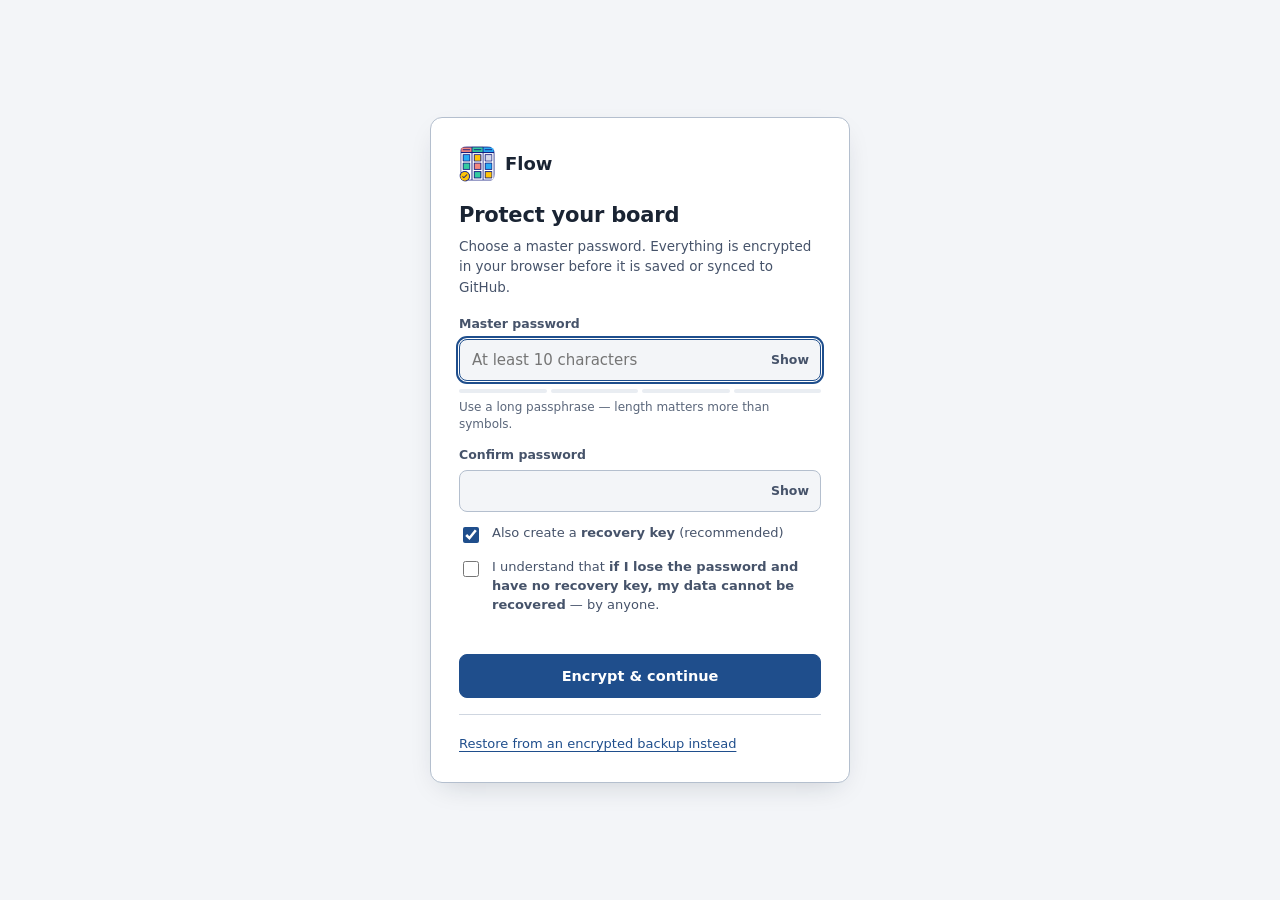
<file: index.html>
<!DOCTYPE html>
<html lang="en-AE" dir="ltr">
<head>
<meta charset="UTF-8">
<meta name="viewport" content="width=device-width, initial-scale=1.0, viewport-fit=cover">
<title>Flow — Daily Task Board</title>
<link rel="icon" type="image/x-icon" href="favicon.ico">
<meta http-equiv="Content-Security-Policy" content="default-src 'self'; script-src 'self'; style-src 'self' 'unsafe-inline'; img-src 'self' data: blob:; connect-src 'self' https://api.github.com; object-src 'none'; base-uri 'self'; form-action 'self'">
<meta name="referrer" content="no-referrer">
<meta name="description" content="Flow — a local, offline Kanban to-do board.">
<meta name="theme-color" content="#F3F5F8">
<link rel="stylesheet" href="./css/style.css">
<link rel="stylesheet" href="./css/custom-ui.css">
<link rel="stylesheet" href="./css/features.css">
<link rel="manifest" href="./manifest.webmanifest">
<link rel="apple-touch-icon" href="./image/todo-logo.png">
</head>
<body data-theme="dark" class="locked">

<a class="skip-link" href="#main">Skip to board</a>

<!-- Unlock / set-up screen. Task data is never in the DOM until the vault is unlocked. -->
<div class="vault-screen" id="vaultScreen" hidden></div>

<!-- Shown only when printing / saving as PDF -->
<div class="print-header" id="printHeader"></div>

<!-- ============ Top bar ============ -->
<header class="topbar">
  <div class="brand">
    <img src="./image/todo-logo.png" alt="" class="brand-logo" width="24" height="24">
    <h1 class="brand-name">Flow</h1>
    <time class="brand-date" id="todayLabel"></time>
  </div>

  <div class="search-wrap">
    <svg viewBox="0 0 24 24" fill="none" stroke="currentColor" stroke-width="2"><circle cx="11" cy="11" r="7"/><path d="M21 21l-4.3-4.3"/></svg>
    <input type="search" id="searchInput" placeholder="Search tasks" aria-label="Search tasks" autocomplete="off">
    <span class="kbd-hint" aria-hidden="true">/</span>
  </div>

  <div class="topbar-actions">
    <button aria-label="Switch user" class="profile-chip" id="profileChipBtn" title="Switch user">
      <span class="profile-avatar" id="profileChipAvatar"></span>
      <span class="pname" id="profileChipName"></span>
    </button>
    <button class="icon-btn" id="syncBtn" title="GitHub sync settings" aria-label="GitHub sync settings">
      <svg viewBox="0 0 24 24" fill="none" stroke="currentColor" stroke-width="1.8" stroke-linecap="round" stroke-linejoin="round"><path d="M20 12a8 8 0 0 0-13.7-5.6L4 8.7"/><path d="M4 4v4.7h4.7"/><path d="M4 12a8 8 0 0 0 13.7 5.6l2.3-2.3"/><path d="M20 20v-4.7h-4.7"/></svg>
      <span class="sync-dot" id="syncDot"></span>
    </button>
    
    <button aria-label="Archive" class="icon-btn" id="archiveBtn" title="Archive">
      <svg viewBox="0 0 24 24" fill="none" stroke="currentColor" stroke-width="2"><rect x="2" y="4" width="20" height="5" rx="1"/><path d="M4 9v9a2 2 0 0 0 2 2h12a2 2 0 0 0 2-2V9"/><path d="M10 13h4"/></svg>
    </button>
    <button aria-label="Board Insights & Analytics" class="icon-btn" id="insightsBtn" title="Board Insights & Analytics">
      <svg viewBox="0 0 24 24" fill="none" stroke="currentColor" stroke-width="2"><path d="M18 20V10"/><path d="M12 20V4"/><path d="M6 20v-6"/></svg>
    </button>
    <button aria-label="Toggle theme" class="icon-btn" id="themeBtn" title="Toggle theme">
      <svg viewBox="0 0 24 24" fill="none" stroke="currentColor" stroke-width="2"><path d="M21 12.79A9 9 0 1 1 11.21 3 7 7 0 0 0 21 12.79z"/></svg>
    </button>
    <div class="menu-wrap">
      <button class="icon-btn" id="moreBtn" title="More" aria-label="More actions" aria-haspopup="menu" aria-expanded="false">
        <svg viewBox="0 0 24 24" fill="currentColor"><circle cx="5" cy="12" r="1.7"/><circle cx="12" cy="12" r="1.7"/><circle cx="19" cy="12" r="1.7"/></svg>
      </button>
      <div class="menu" id="moreMenu" role="menu" hidden>
        <button type="button" class="menu-item" role="menuitem" id="paletteBtn">Command palette<kbd>Ctrl K</kbd></button>
        <button type="button" class="menu-item" role="menuitem" id="lockBtn">Lock application<kbd>Ctrl Shift L</kbd></button>
        <button type="button" class="menu-item" role="menuitem" id="settingsBtn">Settings &amp; backups</button>
        <div class="menu-sep" role="separator"></div>
        <button type="button" class="menu-item" role="menuitem" id="importBtn">Import JSON / CSV</button>
        <button type="button" class="menu-item" role="menuitem" id="exportBtn">Export JSON (unencrypted)<kbd>Ctrl E</kbd></button>
        <button type="button" class="menu-item" role="menuitem" id="exportCsvBtn">Export CSV (unencrypted)</button>
        <button type="button" class="menu-item" role="menuitem" id="printBtn">Print / save as PDF</button>
        <div class="menu-sep" role="separator"></div>
        <button type="button" class="menu-item" role="menuitem" id="shortcutsBtn">Keyboard shortcuts<kbd>?</kbd></button>
      </div>
    </div>
    <button class="btn primary" id="newTaskBtn">
      <svg viewBox="0 0 24 24" fill="none" stroke="currentColor" stroke-width="2.5"><path d="M12 5v14M5 12h14"/></svg>
      New task
    </button>
  </div>
</header>

<!-- ============ Toolbar (filters/sort) ============ -->
<div class="toolbar">
  <div class="seg view-seg" id="viewSeg" role="group" aria-label="View">
    <button type="button" data-view="board" title="Board (1)"><svg viewBox="0 0 24 24" fill="none" stroke="currentColor" stroke-width="2"><rect x="3" y="3" width="5" height="18" rx="1"/><rect x="10" y="3" width="5" height="12" rx="1"/><rect x="17" y="3" width="4" height="8" rx="1"/></svg><span>Board</span></button>
    <button type="button" data-view="list" title="List (2)"><svg viewBox="0 0 24 24" fill="none" stroke="currentColor" stroke-width="2"><path d="M8 6h13M8 12h13M8 18h13M3 6h.01M3 12h.01M3 18h.01"/></svg><span>List</span></button>
    <button type="button" data-view="calendar" title="Calendar (3)"><svg viewBox="0 0 24 24" fill="none" stroke="currentColor" stroke-width="2"><rect x="3" y="4" width="18" height="18" rx="2"/><path d="M16 2v4M8 2v4M3 10h18"/></svg><span>Calendar</span></button>
    <button type="button" data-view="today" title="Today (4)"><svg viewBox="0 0 24 24" fill="none" stroke="currentColor" stroke-width="2"><circle cx="12" cy="12" r="4"/><path d="M12 2v2M12 20v2M4.9 4.9l1.4 1.4M17.7 17.7l1.4 1.4M2 12h2M20 12h2M4.9 19.1l1.4-1.4M17.7 6.3l1.4-1.4"/></svg><span>Today</span></button>
  </div>

  <div class="seg" id="priorityFilterSeg">
    <button data-val="all" class="active">All</button>
    <button data-val="low">Low</button>
    <button data-val="medium">Medium</button>
    <button data-val="high">High</button>
  </div>

  <select class="select" id="statusFilterSelect">
    <option value="all">All columns</option>
    <option value="daily">Daily only</option>
    <option value="inprogress">In Progress only</option>
    <option value="completed">Completed only</option>
  </select>

  <select class="select" id="projectFilterSelect">
    <option value="all">All projects</option>
    <option value="none">No project</option>
  </select>
  <button class="icon-btn" id="densityBtn" title="Card density" aria-label="Card density">
    <svg viewBox="0 0 24 24" fill="none" stroke="currentColor" stroke-width="2"><path d="M4 6h16M4 12h16M4 18h16"/></svg>
  </button>

  <select class="select" id="sortSelect">
    <option value="manual">Board order (drag position)</option>
    <option value="created_desc">Newest created</option>
    <option value="created_asc">Oldest created</option>
    <option value="due_asc">Due date ↑</option>
    <option value="due_desc">Due date ↓</option>
    <option value="priority_desc">Priority: High → Low</option>
    <option value="priority_asc">Priority: Low → High</option>
  </select>

  <button aria-label="Select multiple tasks" class="btn ghost" id="bulkSelectToggleBtn" title="Select multiple tasks">
    <svg viewBox="0 0 24 24" fill="none" stroke="currentColor" stroke-width="2"><path d="M9 11l3 3L22 4"/><path d="M21 12v7a2 2 0 0 1-2 2H5a2 2 0 0 1-2-2V5a2 2 0 0 1 2-2h11"/></svg>
    Select
  </button>

  <div class="toolbar-spacer"></div>
  <span class="result-count" id="resultCount"></span>
</div>

<!-- ============ Project tabs ============ -->
<nav class="project-tabs" id="projectTabs" aria-label="Projects">
  <div class="ptabs-list"></div>
  <button class="icon-btn" id="manageProjectsBtn" title="Manage projects" aria-label="Manage projects">
    <svg viewBox="0 0 24 24" fill="none" stroke="currentColor" stroke-width="2"><path d="M3 7v10a2 2 0 0 0 2 2h14a2 2 0 0 0 2-2V9a2 2 0 0 0-2-2h-8l-2-2H5a2 2 0 0 0-2 2z"/><path d="M12 11v4M10 13h4"/></svg>
  </button>
</nav>

<!-- ============ Quick add ============ -->
<form class="quickadd" id="quickAddForm" autocomplete="off">
  <svg viewBox="0 0 24 24" fill="none" stroke="currentColor" stroke-width="2"><path d="M12 5v14M5 12h14"/></svg>
  <input type="text" id="quickAddInput" maxlength="200" aria-label="Quick add a task"
    placeholder='Quick add — try "Send report fri !high #PowerBI every weekday"'>
  <span class="kbd-hint" aria-hidden="true">Q</span>
  <div class="qa-preview" id="quickAddPreview" aria-live="polite"></div>
</form>

<!-- ============ Bulk action bar (shown while selecting) ============ -->
<div class="bulk-action-bar" id="bulkActionBar">
  <span class="bulk-count" id="bulkCount">0 selected</span>
  <div class="bulk-actions">
    <select class="select" id="bulkMoveSelect">
      <option value="">Move to…</option>
      <option value="daily">Daily</option>
      <option value="inprogress">In Progress</option>
      <option value="completed">Completed</option>
    </select>
    <button type="button" class="btn ghost" id="bulkArchiveBtn">
      <svg viewBox="0 0 24 24" fill="none" stroke="currentColor" stroke-width="2"><rect x="2" y="4" width="20" height="5" rx="1"/><path d="M4 9v9a2 2 0 0 0 2 2h12a2 2 0 0 0 2-2V9"/></svg>
      Archive
    </button>
    <button type="button" class="btn danger" id="bulkDeleteBtn">
      <svg viewBox="0 0 24 24" fill="none" stroke="currentColor" stroke-width="2"><path d="M3 6h18"/><path d="M19 6l-1 14a2 2 0 0 1-2 2H8a2 2 0 0 1-2-2L5 6"/><path d="M10 11v6M14 11v6"/></svg>
      Delete
    </button>
    <button type="button" class="btn ghost" id="bulkSelectAllBtn">Select all visible</button>
    <button aria-label="Exit selection mode" type="button" class="icon-btn" id="bulkClearBtn" title="Exit selection mode">
      <svg viewBox="0 0 24 24" fill="none" stroke="currentColor" stroke-width="2"><path d="M18 6L6 18M6 6l12 12"/></svg>
    </button>
  </div>
</div>

<!-- ============ Overall progress ============ -->
<div class="overall-progress" id="overallProgress">
  <div class="op-track">
    <div class="op-fill" id="opFill" style="width:0%"></div>
  </div>
  <div class="op-info">
    <span class="op-pct" id="opPct">0%</span>
    <span class="op-stats" id="opStats">0 of 0 tasks completed</span>
    <span class="op-streak" id="opStreak" hidden></span>
  </div>
</div>

<!-- ============ Board ============ -->
<main class="board-scroll" id="main" tabindex="-1">
  <div class="board" id="board">
    <!-- Columns injected by JS -->
  </div>
</main>

<footer class="footer-note">Created by <a class="author" href="https://github.com/rakeshvadnala" target="_blank" rel="noopener noreferrer">Rakesh Vadnala</a></footer>

<!-- ============ Task Modal (Add/Edit) ============ -->
<div class="modal-overlay" id="taskModalOverlay">
  <div class="modal" role="dialog" aria-modal="true" aria-labelledby="taskModalTitle">
    <div class="modal-head">
      <h2 id="taskModalTitle">New task</h2>
      <button class="icon-btn" id="taskModalClose" aria-label="Close" title="Close"><svg viewBox="0 0 24 24" fill="none" stroke="currentColor" stroke-width="2"><path d="M18 6L6 18M6 6l12 12"/></svg></button>
    </div>
    <form id="taskForm">
      <div class="modal-body">
        <div class="template-row" id="templateRow">
          <select class="select" id="templateSelect" aria-label="Start from a template"><option value="">Start from a template…</option></select>
        </div>
        <div class="field">
          <label for="titleInput">Title</label>
          <input type="text" id="titleInput" maxlength="120" placeholder="e.g. Configure AADGroup connector auth" required>
        </div>
        <div class="field">
          <label for="descInput">Description <span class="hint">optional</span></label>
          <textarea id="descInput" maxlength="1000" placeholder="Add details, context, or notes…"></textarea>
        </div>
        <div class="field">
          <label>Priority</label>
          <div class="pri-select" id="priSelect">
            <div class="pri-opt low" data-val="low">Low</div>
            <div class="pri-opt medium active" data-val="medium">Medium</div>
            <div class="pri-opt high" data-val="high">High</div>
          </div>
        </div>
        <div class="field">
          <label>Subtasks <span class="hint" id="subtaskProgressHint">optional</span></label>
          <div class="subtask-editor">
            <div class="subtask-list" id="subtaskList"></div>
            <div class="subtask-add-row">
              <input type="text" id="subtaskInput" maxlength="200" placeholder="Add a subtask and press Enter…">
              <button type="button" class="btn ghost" id="subtaskAddBtn">Add</button>
            </div>
          </div>
        </div>
        <div class="field">
          <label for="projectInput">Project <span class="hint">optional</span></label>
          <div class="project-field-row">
            <select id="projectInput">
              <option value="">No project</option>
            </select>
            <button type="button" class="btn ghost" id="projectAddInlineBtn">+ New</button>
          </div>
          <div class="subtask-add-row" id="projectNewRow" style="display:none;">
            <input type="text" id="newProjectInlineInput" maxlength="60" placeholder="New project name…">
            <button type="button" class="btn ghost" id="projectNewConfirmBtn">Add</button>
          </div>
        </div>
        <div class="row2">
          <div class="field">
            <label for="dueInput">Due date <span class="hint">optional</span></label>
            <input type="date" id="dueInput" placeholder="YYYY-MM-DD">
          </div>
          <div class="field">
            <label for="statusInput">Column</label>
            <select id="statusInput">
              <option value="daily">Daily</option>
              <option value="inprogress">In Progress</option>
              <option value="completed">Completed</option>
            </select>
          </div>
        </div>
        <div class="field">
          <label for="recurInput">Repeat <span class="hint">when completed, the next one is scheduled automatically</span></label>
          <select id="recurInput">
            <option value="none">Doesn't repeat</option>
            <option value="daily">Every day</option>
            <option value="weekdays">Every weekday (Mon–Fri)</option>
            <option value="weekly">Every week</option>
            <option value="monthly">Every month</option>
          </select>
        </div>
        <div class="field" id="activityField" style="display:none;">
          <label for="commentInput">Activity &amp; comments</label>
          <div class="subtask-add-row">
            <input type="text" id="commentInput" maxlength="500" placeholder="Add a comment and press Enter…">
            <button type="button" class="btn ghost" id="commentAddBtn">Post</button>
          </div>
          <ul class="activity-list" id="activityList"></ul>
        </div>
        <div class="meta-readout" id="metaReadout" style="display:none;"></div>
      </div>
      <div class="modal-foot">
        <button type="button" class="btn ghost" id="saveTemplateBtn" style="margin-inline-end:auto;">Save as template</button>
        <button type="button" class="btn ghost" id="taskCancelBtn">Cancel</button>
        <button type="submit" class="btn primary" id="taskSaveBtn">Add task</button>
      </div>
    </form>
  </div>
</div>

<!-- ============ Confirm Delete Modal ============ -->
<div class="modal-overlay" id="confirmModalOverlay">
  <div class="modal small" role="dialog" aria-modal="true">
    <div class="modal-body" style="padding-top:26px;">
      <div class="confirm-icon"><svg viewBox="0 0 24 24" fill="none" stroke="currentColor" stroke-width="2"><path d="M3 6h18"/><path d="M8 6V4a2 2 0 0 1 2-2h4a2 2 0 0 1 2 2v2"/><path d="M19 6l-1 14a2 2 0 0 1-2 2H8a2 2 0 0 1-2-2L5 6"/><path d="M10 11v6M14 11v6"/></svg></div>
      <p class="confirm-text" id="confirmText">Delete this task? This can't be undone.</p>
    </div>
    <div class="modal-foot" style="justify-content:center;">
      <button type="button" class="btn ghost" id="confirmCancelBtn">Cancel</button>
      <button type="button" class="btn danger" id="confirmOkBtn">Delete</button>
    </div>
  </div>
</div>

<!-- ============ Archive Modal ============ -->
<div class="modal-overlay" id="archiveModalOverlay">
  <div class="modal" role="dialog" aria-modal="true" style="max-width:600px;">
    <div class="modal-head">
      <h2>Archive</h2>
      <button class="icon-btn" id="archiveModalClose" aria-label="Close" title="Close"><svg viewBox="0 0 24 24" fill="none" stroke="currentColor" stroke-width="2"><path d="M18 6L6 18M6 6l12 12"/></svg></button>
    </div>
    <div class="modal-body" id="archiveList" style="gap:10px;"></div>
  </div>
</div>

<!-- ============ Board Insights & Analytics ============ -->
<div class="modal-overlay" id="insightsModalOverlay">
  <div class="modal" role="dialog" aria-modal="true" style="max-width:820px;">
    <div class="modal-head">
      <h2>Board Insights</h2>
      <button class="icon-btn" id="insightsModalClose" aria-label="Close" title="Close"><svg viewBox="0 0 24 24" fill="none" stroke="currentColor" stroke-width="2"><path d="M18 6L6 18M6 6l12 12"/></svg></button>
    </div>
    <div class="modal-body" id="insightsBody" style="gap:16px;"></div>
  </div>
</div>

<!-- ============ Shortcuts Modal ============ -->
<div class="modal-overlay" id="shortcutsModalOverlay">
  <div class="modal small" role="dialog" aria-modal="true">
    <div class="modal-head">
      <h2>Keyboard shortcuts</h2>
      <button class="icon-btn" id="shortcutsModalClose" aria-label="Close" title="Close"><svg viewBox="0 0 24 24" fill="none" stroke="currentColor" stroke-width="2"><path d="M18 6L6 18M6 6l12 12"/></svg></button>
    </div>
    <div class="modal-body">
      <div class="shortcut-grid">
        <div class="shortcut-row"><span>New task</span><div class="keys"><kbd>N</kbd></div></div>
        <div class="shortcut-row"><span>Focus search</span><div class="keys"><kbd>/</kbd></div></div>
        <div class="shortcut-row"><span>Toggle theme</span><div class="keys"><kbd>T</kbd></div></div>
        <div class="shortcut-row"><span>Close dialog</span><div class="keys"><kbd>Esc</kbd></div></div>
        <div class="shortcut-row"><span>Export board</span><div class="keys"><kbd>Ctrl</kbd><kbd>E</kbd></div></div>
        <div class="shortcut-row"><span>Show this panel</span><div class="keys"><kbd>?</kbd></div></div>
      </div>
    </div>
  </div>
</div>

<!-- ============ Profile picker (no password — just a username) ============ -->
<div class="modal-overlay" id="profileModalOverlay">
  <div class="modal" role="dialog" aria-modal="true" style="max-width:440px;">
    <div class="modal-head">
      <h2>Who's using this board?</h2>
    </div>
    <div class="modal-body">
      <div class="profile-list" id="profileList"></div>
      <div class="profile-divider">or create a new profile</div>
      <div class="field">
        <label for="newUsernameInput">Username</label>
        <input type="text" id="newUsernameInput" maxlength="40" placeholder="e.g. Rakesh" autocomplete="off">
        <span class="hint">No password — just pick a name to keep your tasks separate from anyone else using this board.</span>
      </div>
    </div>
    <div class="modal-foot">
      <button type="button" class="btn ghost" id="profileCancelBtn" style="display:none;">Cancel</button>
      <button type="button" class="btn primary" id="profileContinueBtn">Create & continue</button>
    </div>
  </div>
</div>

<!-- ============ Manage Projects ============ -->
<div class="modal-overlay" id="projectsModalOverlay">
  <div class="modal small" role="dialog" aria-modal="true">
    <div class="modal-head">
      <h2>Projects</h2>
      <button class="icon-btn" id="projectsModalClose" aria-label="Close" title="Close"><svg viewBox="0 0 24 24" fill="none" stroke="currentColor" stroke-width="2"><path d="M18 6L6 18M6 6l12 12"/></svg></button>
    </div>
    <div class="modal-body">
      <div class="project-list" id="projectManageList"></div>
      <div class="field">
        <label for="newProjectNameInput">New project name</label>
        <div class="project-field-row">
          <input type="text" id="newProjectNameInput" maxlength="60" placeholder="e.g. Project Phoenix" autocomplete="off">
          <button type="button" class="btn primary" id="addProjectBtn">Add</button>
        </div>
        <span class="hint">Click a project's name below to rename it. Deleting a project just unassigns it from tasks — nothing gets deleted.</span>
      </div>
    </div>
  </div>
</div>

<input type="file" id="importFileInput" accept=".json,.csv,application/json,text/csv" style="display:none;">
<div class="toast-wrap" id="toastWrap" role="status" aria-live="polite"></div>

<!-- ============ GitHub Sync settings ============ -->
<div class="modal-overlay" id="syncModalOverlay">
  <div class="modal" role="dialog" aria-modal="true" style="max-width:520px;">
    <div class="modal-head">
      <h2>GitHub sync</h2>
      <button class="icon-btn" id="syncModalClose" aria-label="Close" title="Close"><svg viewBox="0 0 24 24" fill="none" stroke="currentColor" stroke-width="2"><path d="M18 6L6 18M6 6l12 12"/></svg></button>
    </div>
    <div class="modal-body">
      <div class="sync-warning">
        <svg viewBox="0 0 24 24" fill="none" stroke="currentColor" stroke-width="2"><path d="M10.29 3.86L1.82 18a2 2 0 0 0 1.71 3h16.94a2 2 0 0 0 1.71-3L13.71 3.86a2 2 0 0 0-3.42 0z"/><path d="M12 9v4M12 17h.01"/></svg>
        <span>Use a <b>fine-grained personal access token</b> scoped to only this one repo, with only "Contents" read/write permission. It's stored solely in this browser — never written into the synced file itself. If this repo is public, anyone can <i>read</i> the synced file once it's pushed, even though only token-holders can write to it.</span>
      </div>

      <div class="row2">
        <div class="field">
          <label for="ghOwnerInput">Repo owner</label>
          <input type="text" id="ghOwnerInput" placeholder="e.g. rakeshvadnala" autocomplete="off">
        </div>
        <div class="field">
          <label for="ghRepoInput">Repository</label>
          <input type="text" id="ghRepoInput" placeholder="e.g. todo" autocomplete="off">
        </div>
      </div>
      <div class="row2">
        <div class="field">
          <label for="ghBranchInput">Branch</label>
          <input type="text" id="ghBranchInput" placeholder="main" autocomplete="off">
        </div>
        <div class="field">
          <label for="ghPathInput">File path</label>
          <input type="text" id="ghPathInput" placeholder="data/flow-board.json" autocomplete="off">
        </div>
      </div>
      <div class="field">
        <label for="ghTokenInput">Personal access token</label>
        <input type="password" id="ghTokenInput" placeholder="github_pat_…" autocomplete="off">
        <span class="hint">Create one at github.com → Settings → Developer settings → 
          Personal access tokens → Fine-grained tokens.</span>
      </div>
      <label class="sync-toggle-row">
        <input type="checkbox" id="ghAutoSyncInput" checked>
        <span>Auto-sync a few seconds after each change (also always available via "Sync now")</span>
      </label>

      <div class="sync-status-line" id="syncStatusLine">Not connected yet.</div>
    </div>
    <div class="modal-foot" style="justify-content:space-between;">
      <button type="button" class="btn danger" id="ghDisconnectBtn">Disconnect</button>
      <div style="display:flex; gap:10px;">
        <button type="button" class="btn ghost" id="ghPullBtn">Pull latest</button>
        <button type="button" class="btn primary" id="ghSaveBtn">Save & sync now</button>
      </div>
    </div>
  </div>
</div>

<script src="./js/vault.js"></script>
<script src="./js/custom-ui.js"></script>

</body>
</html>
</file>
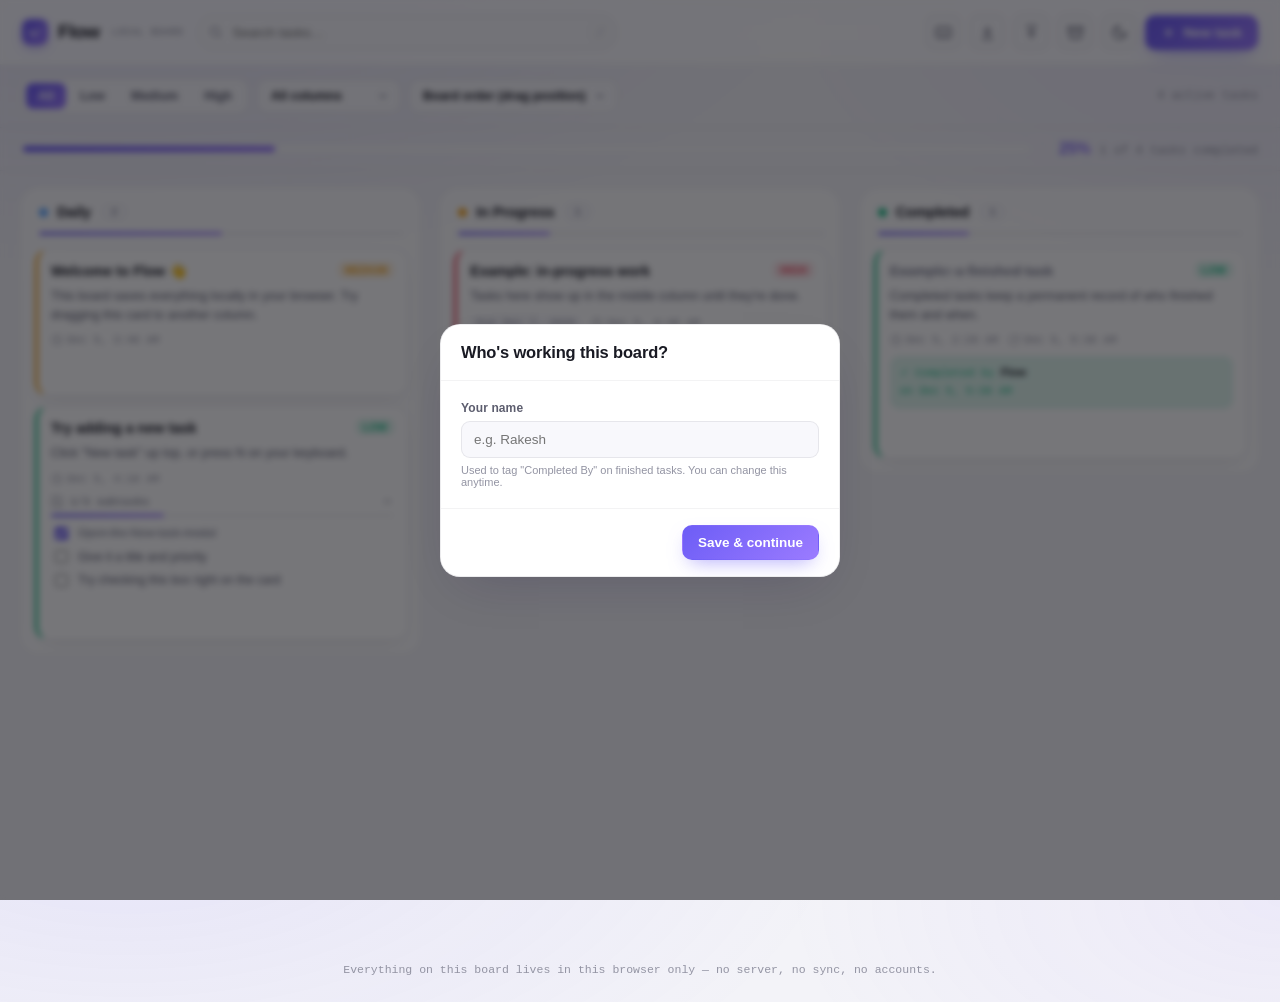
<file: To-Do.html>
<!DOCTYPE html>
<html lang="en">
<head>
<meta charset="UTF-8">
<meta name="viewport" content="width=device-width, initial-scale=1.0, viewport-fit=cover">
<title>Flow — Daily Task Board</title>
<meta name="description" content="A local, offline Kanban-style to-do board.">
<style>
/* ============================================================
   FLOW — Design tokens
   A quiet, premium productivity surface. Deep indigo/violet
   system on dark, soft neutral on light. Priority is the only
   place color gets loud.
   ============================================================ */
:root{
  --accent-1:#6D5DF6;
  --accent-2:#9B7BFF;
  --accent-grad: linear-gradient(135deg, var(--accent-1), var(--accent-2));

  --low:#1FBF88;
  --med:#F5A623;
  --high:#F0475C;

  --low-bg: rgba(31,191,136,.14);
  --med-bg: rgba(245,166,35,.14);
  --high-bg: rgba(240,71,92,.14);

  --radius-sm: 8px;
  --radius-md: 14px;
  --radius-lg: 20px;

  --font-display: -apple-system, "Segoe UI Variable", "Segoe UI", "Helvetica Neue", Arial, sans-serif;
  --font-body: -apple-system, "Segoe UI", "Helvetica Neue", Arial, sans-serif;
  --font-mono: "SF Mono", "Cascadia Code", "JetBrains Mono", Consolas, "Courier New", monospace;

  --dur-fast: 140ms;
  --dur-med: 240ms;
  --ease: cubic-bezier(.22,.68,0,1);
}

[data-theme="dark"]{
  --bg-0:#0C0D14;
  --bg-1:#12131C;
  --bg-2:#181A26;
  --glass: rgba(255,255,255,.045);
  --glass-strong: rgba(255,255,255,.08);
  --border: rgba(255,255,255,.09);
  --border-soft: rgba(255,255,255,.05);
  --text-0:#F1F1F6;
  --text-1:#B7B8C7;
  --text-2:#7B7D91;
  --shadow: 0 20px 60px -20px rgba(0,0,0,.6);
  --shadow-sm: 0 8px 24px -12px rgba(0,0,0,.5);
  color-scheme: dark;
}

[data-theme="light"]{
  --bg-0:#F3F3F8;
  --bg-1:#FFFFFF;
  --bg-2:#F8F8FC;
  --glass: rgba(255,255,255,.7);
  --glass-strong: rgba(255,255,255,.9);
  --border: rgba(20,20,40,.08);
  --border-soft: rgba(20,20,40,.05);
  --text-0:#191A23;
  --text-1:#5C5D6E;
  --text-2:#9394A3;
  --shadow: 0 20px 50px -22px rgba(30,20,70,.22);
  --shadow-sm: 0 8px 20px -10px rgba(30,20,70,.15);
  color-scheme: light;
}

*{box-sizing:border-box;}
html,body{height:100%;}
body{
  margin:0;
  background:
    radial-gradient(1200px 600px at 10% -10%, rgba(109,93,246,.10), transparent 60%),
    radial-gradient(900px 500px at 100% 0%, rgba(155,123,255,.08), transparent 55%),
    var(--bg-0);
  color:var(--text-0);
  font-family:var(--font-body);
  -webkit-font-smoothing:antialiased;
  min-height:100vh;
  transition:background var(--dur-med) var(--ease), color var(--dur-med) var(--ease);
}
@media (prefers-reduced-motion: reduce){
  *{animation-duration:.001ms !important; transition-duration:.001ms !important;}
}

button{font-family:inherit;}
a{color:inherit;}

::selection{ background: var(--accent-1); color:#fff; }

/* Scrollbars */
::-webkit-scrollbar{ width:9px; height:9px; }
::-webkit-scrollbar-track{ background:transparent; }
::-webkit-scrollbar-thumb{ background:var(--border); border-radius:99px; }
::-webkit-scrollbar-thumb:hover{ background:var(--text-2); }

/* ============ Top bar ============ */
.topbar{
  position:sticky; top:0; z-index:40;
  display:flex; align-items:center; gap:14px;
  padding:14px 22px;
  backdrop-filter:blur(16px) saturate(140%);
  -webkit-backdrop-filter:blur(16px) saturate(140%);
  background:var(--glass);
  border-bottom:1px solid var(--border-soft);
}
.brand{
  display:flex; align-items:center; gap:10px;
  font-family:var(--font-display);
  font-weight:800; font-size:19px; letter-spacing:-.02em;
  white-space:nowrap;
}
.brand .mark{
  width:26px; height:26px; border-radius:8px;
  background:var(--accent-grad);
  position:relative; flex:none;
  box-shadow:0 4px 14px -4px rgba(109,93,246,.7);
}
.brand .mark::after{
  content:"";
  position:absolute; inset:7px;
  border-radius:3px;
  background:rgba(255,255,255,.9);
  clip-path:polygon(0 45%,35% 45%,50% 70%,100% 10%,100% 25%,50% 90%,0 55%);
}
.brand small{
  font-family:var(--font-mono); font-weight:500; font-size:10.5px;
  color:var(--text-2); letter-spacing:.02em; margin-left:2px;
}

.search-wrap{
  flex:1; max-width:420px;
  position:relative;
}
.search-wrap input{
  width:100%;
  padding:9px 12px 9px 34px;
  border-radius:99px;
  border:1px solid var(--border);
  background:var(--bg-2);
  color:var(--text-0);
  font-size:13.5px;
  outline:none;
  transition:border-color var(--dur-fast), box-shadow var(--dur-fast);
}
.search-wrap input:focus{
  border-color:var(--accent-1);
  box-shadow:0 0 0 3px rgba(109,93,246,.18);
}
.search-wrap svg{
  position:absolute; left:11px; top:50%; transform:translateY(-50%);
  width:15px; height:15px; color:var(--text-2); pointer-events:none;
}
.kbd-hint{
  position:absolute; right:8px; top:50%; transform:translateY(-50%);
  font-family:var(--font-mono); font-size:10.5px; color:var(--text-2);
  border:1px solid var(--border); border-radius:5px; padding:1.5px 5px;
  pointer-events:none;
}

.topbar-actions{ display:flex; align-items:center; gap:8px; margin-left:auto; }

.icon-btn{
  display:inline-flex; align-items:center; justify-content:center;
  width:36px; height:36px; border-radius:10px;
  border:1px solid var(--border);
  background:var(--bg-2);
  color:var(--text-1);
  cursor:pointer;
  transition:transform var(--dur-fast) var(--ease), background var(--dur-fast), color var(--dur-fast), border-color var(--dur-fast);
}
.icon-btn:hover{ color:var(--text-0); background:var(--glass-strong); border-color:var(--accent-1); }
.icon-btn:active{ transform:scale(.92); }
.icon-btn svg{ width:17px; height:17px; }

.btn{
  display:inline-flex; align-items:center; gap:7px;
  padding:9px 15px;
  border-radius:10px;
  border:1px solid var(--border);
  background:var(--bg-2);
  color:var(--text-0);
  font-size:13.5px; font-weight:600;
  cursor:pointer;
  transition:transform var(--dur-fast) var(--ease), background var(--dur-fast), border-color var(--dur-fast);
  white-space:nowrap;
}
.btn:hover{ border-color:var(--accent-1); }
.btn:active{ transform:scale(.96); }
.btn.primary{
  background:var(--accent-grad);
  border-color:transparent;
  color:#fff;
  box-shadow:0 8px 20px -8px rgba(109,93,246,.6);
}
.btn.primary:hover{ filter:brightness(1.07); }
.btn.ghost{ background:transparent; }
.btn.danger{ color:var(--high); border-color:var(--high); background:transparent; }
.btn.danger:hover{ background:var(--high-bg); }
.btn svg{ width:15px; height:15px; }
.btn:disabled{ opacity:.4; cursor:not-allowed; pointer-events:none; }

/* ============ Sub toolbar ============ */
.toolbar{
  display:flex; flex-wrap:wrap; align-items:center; gap:10px;
  padding:14px 22px;
  border-bottom:1px solid var(--border-soft);
}
.seg{
  display:flex; gap:2px;
  background:var(--bg-2);
  border:1px solid var(--border);
  border-radius:10px; padding:3px;
}
.seg button{
  border:none; background:transparent; cursor:pointer;
  padding:6px 12px; border-radius:7px;
  font-size:12.5px; font-weight:600; color:var(--text-1);
  transition:all var(--dur-fast) var(--ease);
}
.seg button.active{ background:var(--accent-grad); color:#fff; }

select.select{
  padding:8px 30px 8px 12px;
  border-radius:9px; border:1px solid var(--border);
  background:var(--bg-2) url('data:image/svg+xml;utf8,<svg xmlns="http://www.w3.org/2000/svg" width="12" height="12" viewBox="0 0 24 24" fill="none" stroke="%237B7D91" stroke-width="2.5"><path d="M6 9l6 6 6-6"/></svg>') no-repeat right 10px center;
  color:var(--text-0); font-size:12.5px; font-weight:600;
  appearance:none; -webkit-appearance:none; cursor:pointer;
  transition:border-color var(--dur-fast);
}
select.select:focus{ outline:none; border-color:var(--accent-1); }

.toolbar-spacer{ flex:1; }
.result-count{ font-size:12px; color:var(--text-2); font-family:var(--font-mono); }

/* ============ Overall progress ============ */
.overall-progress{
  display:flex; align-items:center; gap:16px;
  padding:12px 22px;
  border-bottom:1px solid var(--border-soft);
}
.op-track{
  flex:1; height:8px; border-radius:99px;
  background:var(--bg-2); border:1px solid var(--border-soft);
  overflow:hidden;
  position:relative;
}
.op-fill{
  height:100%; border-radius:99px;
  background:var(--accent-grad);
  box-shadow:0 0 12px -2px rgba(109,93,246,.7);
  transition:width var(--dur-med) var(--ease);
  position:relative;
}
.op-fill.complete{ background:linear-gradient(135deg, var(--low), #38D9A9); box-shadow:0 0 12px -2px rgba(31,191,136,.7); }
.op-info{
  display:flex; align-items:baseline; gap:9px; flex:none; white-space:nowrap;
}
.op-pct{
  font-family:var(--font-display); font-weight:800; font-size:16px;
  letter-spacing:-.01em; min-width:44px; text-align:right;
  background:var(--accent-grad); -webkit-background-clip:text; background-clip:text; color:transparent;
}
.op-pct.complete{ background:linear-gradient(135deg, var(--low), #38D9A9); -webkit-background-clip:text; background-clip:text; }
.op-stats{ font-size:12px; color:var(--text-2); font-family:var(--font-mono); }
@media (max-width:640px){
  .overall-progress{ padding:10px 14px; gap:10px; }
  .op-stats{ display:none; }
}

/* ============ Board ============ */
.board-scroll{
  padding:20px; padding-top:16px;
  overflow-x:auto;
  min-height:calc(100vh - 118px);
}
.board{
  display:grid;
  grid-template-columns:repeat(3, minmax(300px, 1fr));
  gap:18px;
  align-items:start;
  min-width:960px;
}
@media (max-width: 900px){
  .board{ min-width:0; grid-template-columns:1fr; }
  .board-scroll{ overflow-x:visible; }
}
.board.single-col{
  grid-template-columns:minmax(0, 640px);
  min-width:0;
  justify-content:center;
}

.column{
  background:var(--glass);
  border:1px solid var(--border-soft);
  border-radius:var(--radius-lg);
  display:flex; flex-direction:column;
  max-height:calc(100vh - 150px);
  min-height:220px;
  transition:background var(--dur-fast), box-shadow var(--dur-fast);
}
.column.drop-hover{
  box-shadow:0 0 0 2px var(--accent-1) inset, var(--shadow);
  background:var(--glass-strong);
}
.column-head{
  display:flex; align-items:center; gap:9px;
  padding:16px 16px 12px 18px;
}
.col-dot{ width:9px; height:9px; border-radius:50%; flex:none; }
.col-dot.daily{ background:#5FA8FF; }
.col-dot.inprogress{ background:#F5A623; }
.col-dot.completed{ background:#1FBF88; }
.column-title{
  font-family:var(--font-display); font-weight:700; font-size:14.5px;
  letter-spacing:-.01em;
}
.column-count{
  font-family:var(--font-mono); font-size:11px; font-weight:600;
  color:var(--text-2);
  background:var(--bg-2); border:1px solid var(--border);
  border-radius:99px; padding:1px 8px;
  margin-left:2px;
}
.column-progress{
  height:3px; margin:0 16px 12px 18px;
  background:var(--border-soft); border-radius:99px; overflow:hidden;
}
.column-progress > div{
  height:100%; background:var(--accent-grad); border-radius:99px;
  transition:width var(--dur-med) var(--ease);
}
.column-actions{ margin-left:auto; display:flex; gap:4px; padding-right:4px; }

.tasklist{
  flex:1; overflow-y:auto;
  padding:2px 12px 14px 14px;
  display:flex; flex-direction:column; gap:10px;
  min-height:80px;
}

.empty-col{
  display:flex; flex-direction:column; align-items:center; justify-content:center;
  gap:6px; padding:34px 16px; color:var(--text-2); text-align:center;
  border:1.5px dashed var(--border); border-radius:var(--radius-md);
  margin:4px 2px;
}
.empty-col svg{ width:26px; height:26px; opacity:.5; }
.empty-col span{ font-size:12.5px; }

/* ============ Card ============ */
.card{
  background:var(--bg-1);
  border:1px solid var(--border);
  border-left:3px solid var(--text-2);
  border-radius:var(--radius-md);
  padding:12px 13px;
  cursor:grab;
  box-shadow:var(--shadow-sm);
  transition:transform var(--dur-fast) var(--ease), box-shadow var(--dur-fast) var(--ease), opacity var(--dur-fast), border-color var(--dur-fast);
  animation: card-in var(--dur-med) var(--ease);
  touch-action:none;
  position:relative;
  -webkit-user-drag:none; user-drag:none;
  -webkit-user-select:none; user-select:none;
}
@keyframes card-in{ from{ opacity:0; transform:translateY(6px) scale(.98);} to{opacity:1; transform:none;} }
.card.priority-low{ border-left-color:var(--low); }
.card.priority-medium{ border-left-color:var(--med); }
.card.priority-high{ border-left-color:var(--high); }

.card:hover{ transform:translateY(-2px); box-shadow:var(--shadow); border-color:var(--accent-1); }
.card.dragging{
  opacity:.35;
}
.card.drag-ghost{
  position:fixed; z-index:999; pointer-events:none;
  box-shadow:0 24px 50px -12px rgba(0,0,0,.5);
  transform:rotate(2deg) scale(1.03);
  cursor:grabbing;
  width:var(--ghost-w);
}

.card-top{ display:flex; align-items:flex-start; gap:8px; }
.card-title{
  font-weight:700; font-size:14px; line-height:1.35; flex:1;
  word-break:break-word;
}
.card.done .card-title{ text-decoration:line-through; color:var(--text-2); }
.pri-chip{
  font-size:10px; font-weight:800; letter-spacing:.03em; text-transform:uppercase;
  padding:2.5px 7px; border-radius:6px; white-space:nowrap; flex:none;
}
.pri-chip.priority-low{ color:var(--low); background:var(--low-bg); }
.pri-chip.priority-medium{ color:var(--med); background:var(--med-bg); }
.pri-chip.priority-high{ color:var(--high); background:var(--high-bg); }

.card-desc{
  font-size:12.5px; color:var(--text-1); margin-top:6px; line-height:1.5;
  display:-webkit-box; -webkit-line-clamp:2; -webkit-box-orient:vertical; overflow:hidden;
}

.card-meta{
  display:flex; flex-wrap:wrap; align-items:center; gap:6px 10px;
  margin-top:10px; font-size:11px; color:var(--text-2); font-family:var(--font-mono);
}
.card-meta .meta-item{ display:flex; align-items:center; gap:4px; }
.card-meta svg{ width:12px; height:12px; }
.due-chip{ padding:1.5px 6px; border-radius:5px; background:var(--bg-2); }
.due-chip.overdue{ color:var(--high); background:var(--high-bg); font-weight:700; }
.due-chip.today{ color:var(--med); background:var(--med-bg); font-weight:700; }

.completion-box{
  margin-top:10px; padding:8px 10px;
  background:var(--low-bg); border-radius:9px;
  font-size:11px; color:var(--low); font-family:var(--font-mono);
  line-height:1.6;
}
.completion-box b{ color:var(--text-0); font-family:var(--font-body); }

.card-actions{
  display:flex; gap:5px; margin-top:10px;
  transition:opacity var(--dur-fast), transform var(--dur-fast);
}
/* Reveal-on-hover only for devices that actually support hover (desktop/mouse).
   Touch devices always show the actions since there's no hover state to reveal them. */
@media (hover: hover) and (pointer: fine){
  .card-actions{ opacity:0; transform:translateY(2px); }
  .card:hover .card-actions, .card:focus-within .card-actions{ opacity:1; transform:none; }
}
.card-actions button{
  flex:1;
  display:flex; align-items:center; justify-content:center; gap:5px;
  padding:6px 8px; font-size:11.5px; font-weight:600;
  border-radius:7px; border:1px solid var(--border); background:var(--bg-2);
  color:var(--text-1); cursor:pointer;
  transition:all var(--dur-fast);
}
.card-actions button:hover{ color:var(--text-0); border-color:var(--accent-1); }
.card-actions button.danger:hover{ color:var(--high); border-color:var(--high); background:var(--high-bg); }
.card-actions svg{ width:13px; height:13px; }

/* ============ Modal ============ */
.modal-overlay{
  position:fixed; inset:0; z-index:100;
  background:rgba(6,6,12,.55);
  backdrop-filter:blur(3px);
  display:flex; align-items:center; justify-content:center;
  padding:20px;
  opacity:0; pointer-events:none;
  transition:opacity var(--dur-med) var(--ease);
}
.modal-overlay.open{ opacity:1; pointer-events:auto; }
.modal{
  background:var(--bg-1);
  border:1px solid var(--border);
  border-radius:var(--radius-lg);
  width:100%; max-width:520px;
  max-height:88vh; overflow-y:auto;
  box-shadow:var(--shadow);
  transform:translateY(14px) scale(.97);
  transition:transform var(--dur-med) var(--ease);
}
.modal-overlay.open .modal{ transform:none; }
.modal.small{ max-width:400px; }
.modal-head{
  display:flex; align-items:center; gap:10px;
  padding:18px 20px; border-bottom:1px solid var(--border-soft);
  position:sticky; top:0; background:var(--bg-1); z-index:2;
}
.modal-head h2{ font-family:var(--font-display); font-size:16.5px; margin:0; letter-spacing:-.01em; }
.modal-head .icon-btn{ margin-left:auto; }
.modal-body{ padding:20px; display:flex; flex-direction:column; gap:16px; }
.modal-foot{
  display:flex; gap:10px; justify-content:flex-end;
  padding:16px 20px; border-top:1px solid var(--border-soft);
  position:sticky; bottom:0; background:var(--bg-1);
}

.field{ display:flex; flex-direction:column; gap:6px; }
.field label{ font-size:12px; font-weight:700; color:var(--text-1); letter-spacing:.01em; }
.field .hint{ font-size:11px; color:var(--text-2); font-weight:500; }
.field input[type=text], .field input[type=date], .field textarea, .field select{
  width:100%; padding:10px 12px;
  border-radius:9px; border:1px solid var(--border);
  background:var(--bg-2); color:var(--text-0);
  font-size:13.5px; font-family:inherit; outline:none;
  transition:border-color var(--dur-fast), box-shadow var(--dur-fast);
}
.field textarea{ resize:vertical; min-height:76px; line-height:1.5; }
.field input:focus, .field textarea:focus, .field select:focus{
  border-color:var(--accent-1); box-shadow:0 0 0 3px rgba(109,93,246,.16);
}
.row2{ display:grid; grid-template-columns:1fr 1fr; gap:12px; }
@media (max-width:480px){ .row2{ grid-template-columns:1fr; } }

.pri-select{ display:flex; gap:8px; }
.pri-opt{
  flex:1; text-align:center; padding:9px 4px; border-radius:9px;
  border:1.5px solid var(--border); cursor:pointer;
  font-size:12.5px; font-weight:700; color:var(--text-1);
  transition:all var(--dur-fast) var(--ease);
  user-select:none;
}
.pri-opt.low.active{ border-color:var(--low); background:var(--low-bg); color:var(--low); }
.pri-opt.medium.active{ border-color:var(--med); background:var(--med-bg); color:var(--med); }
.pri-opt.high.active{ border-color:var(--high); background:var(--high-bg); color:var(--high); }

.meta-readout{
  display:flex; flex-wrap:wrap; gap:14px;
  padding:11px 13px; background:var(--bg-2); border-radius:10px;
  font-size:11.5px; color:var(--text-2); font-family:var(--font-mono);
}
.meta-readout b{ color:var(--text-1); font-family:var(--font-body); font-weight:700; }

/* ============ Subtasks — modal editor ============ */
.subtask-editor{
  border:1px solid var(--border); border-radius:10px; padding:10px;
  background:var(--bg-2);
}
.subtask-list{
  display:flex; flex-direction:column; gap:6px;
  margin-bottom:8px; max-height:180px; overflow-y:auto;
}
.subtask-empty{ font-size:12px; color:var(--text-2); padding:4px 2px; }
.subtask-row{
  display:flex; align-items:center; gap:8px;
  background:var(--bg-1); border:1px solid var(--border-soft);
  border-radius:8px; padding:6px 9px;
  animation: card-in var(--dur-fast) var(--ease);
}
.subtask-row input[type=checkbox]{ accent-color:var(--accent-1); cursor:pointer; flex:none; width:14px; height:14px; }
.subtask-row-text{ flex:1; font-size:12.5px; word-break:break-word; line-height:1.4; }
.subtask-row-text.done{ text-decoration:line-through; color:var(--text-2); }
.subtask-row-remove{
  background:none; border:none; color:var(--text-2); cursor:pointer;
  display:flex; padding:3px; border-radius:6px; flex:none;
  transition:all var(--dur-fast);
}
.subtask-row-remove:hover{ color:var(--high); background:var(--high-bg); }
.subtask-row-remove svg{ width:13px; height:13px; }
.subtask-add-row{ display:flex; gap:8px; }
.subtask-add-row input{
  flex:1; padding:8px 10px; border-radius:8px; border:1px solid var(--border);
  background:var(--bg-1); color:var(--text-0); font-size:12.5px; outline:none;
  transition:border-color var(--dur-fast);
}
.subtask-add-row input:focus{ border-color:var(--accent-1); box-shadow:0 0 0 3px rgba(109,93,246,.16); }
.subtask-add-row .btn{ padding:8px 13px; font-size:12px; flex:none; }

/* ============ Subtasks — on-card checklist ============ */
.subtask-panel{ margin-top:10px; }
.subtask-summary{
  display:flex; align-items:center; gap:6px; width:100%;
  background:none; border:none; padding:0; cursor:pointer;
  font-family:var(--font-mono); font-size:11px; color:var(--text-2); font-weight:600;
}
.subtask-summary:hover{ color:var(--text-0); }
.subtask-summary svg{ width:13px; height:13px; flex:none; }
.subtask-summary .chevron{ margin-left:auto; transition:transform var(--dur-fast) var(--ease); }
.subtask-summary .chevron.open{ transform:rotate(180deg); }
.subtask-mini-progress{
  height:3px; margin-top:6px;
  background:var(--border-soft); border-radius:99px; overflow:hidden;
}
.subtask-mini-progress > div{
  height:100%; background:var(--accent-grad); border-radius:99px;
  transition:width var(--dur-med) var(--ease);
}
.subtask-checklist{
  margin-top:8px; display:flex; flex-direction:column; gap:6px;
  animation: card-in var(--dur-fast) var(--ease);
}
.subtask-check-row{
  display:flex; align-items:flex-start; gap:7px;
  font-size:12px; color:var(--text-1); cursor:pointer; line-height:1.4;
}
.subtask-check-row input[type=checkbox]{
  margin-top:1.5px; accent-color:var(--accent-1); cursor:pointer; flex:none;
  width:13px; height:13px;
}
.subtask-check-row span.done{ text-decoration:line-through; color:var(--text-2); }

.confirm-icon{
  width:46px; height:46px; border-radius:50%;
  background:var(--high-bg); color:var(--high);
  display:flex; align-items:center; justify-content:center;
  margin:0 auto 4px;
}
.confirm-icon svg{ width:22px; height:22px; }
.confirm-text{ text-align:center; font-size:13.5px; color:var(--text-1); line-height:1.5; }
.confirm-text b{ color:var(--text-0); }

/* ============ Toast ============ */
.toast-wrap{
  position:fixed; bottom:20px; left:50%; transform:translateX(-50%);
  z-index:200; display:flex; flex-direction:column; gap:8px; align-items:center;
}
.toast{
  display:flex; align-items:center; gap:9px;
  background:var(--bg-1); border:1px solid var(--border);
  color:var(--text-0); padding:11px 16px; border-radius:11px;
  font-size:13px; font-weight:600; box-shadow:var(--shadow);
  animation: toast-in var(--dur-med) var(--ease);
}
.toast.success{ border-color:var(--low); }
.toast svg{ width:15px; height:15px; flex:none; }
.toast.success svg{ color:var(--low); }
.toast .undo-btn{
  margin-left:6px; color:var(--accent-2); cursor:pointer; font-weight:800;
  background:none; border:none; font-size:12.5px; font-family:inherit;
}
@keyframes toast-in{ from{opacity:0; transform:translateY(10px);} to{opacity:1; transform:none;} }
@keyframes toast-out{ to{opacity:0; transform:translateY(6px);} }

/* ============ Empty state (whole board) ============ */
.no-results{
  grid-column:1/-1; display:flex; flex-direction:column; align-items:center;
  padding:60px 20px; color:var(--text-2); gap:8px;
}
.no-results svg{ width:34px; height:34px; opacity:.5; }

/* ============ Shortcuts panel ============ */
.shortcut-grid{ display:flex; flex-direction:column; gap:9px; }
.shortcut-row{ display:flex; align-items:center; justify-content:space-between; font-size:13px; color:var(--text-1); }
.keys{ display:flex; gap:4px; }
.keys kbd{
  font-family:var(--font-mono); font-size:11px; background:var(--bg-2);
  border:1px solid var(--border); border-radius:5px; padding:2.5px 7px; color:var(--text-0);
}

.footer-note{
  text-align:center; color:var(--text-2); font-size:11.5px; font-family:var(--font-mono);
  padding:10px 20px 26px;
}

@media (max-width:640px){
  .topbar{ flex-wrap:wrap; padding:12px 14px; }
  .search-wrap{ order:3; max-width:none; flex-basis:100%; }
  .brand small{ display:none; }
  .toolbar{ padding:12px 14px; }
  .board-scroll{ padding:14px; }
  .kbd-hint{ display:none; }
}
</style>
</head>
<body data-theme="dark">

<!-- ============ Top bar ============ -->
<header class="topbar">
  <div class="brand"><span class="mark"></span>Flow<small>LOCAL BOARD</small></div>

  <div class="search-wrap">
    <svg viewBox="0 0 24 24" fill="none" stroke="currentColor" stroke-width="2"><circle cx="11" cy="11" r="7"/><path d="M21 21l-4.3-4.3"/></svg>
    <input type="text" id="searchInput" placeholder="Search tasks…" autocomplete="off">
    <span class="kbd-hint">/</span>
  </div>

  <div class="topbar-actions">
    <button class="icon-btn" id="shortcutsBtn" title="Keyboard shortcuts">
      <svg viewBox="0 0 24 24" fill="none" stroke="currentColor" stroke-width="2"><rect x="2" y="5" width="20" height="14" rx="2"/><path d="M6 9h.01M10 9h.01M14 9h.01M18 9h.01M6 13h.01M18 13h.01M8 13h8"/></svg>
    </button>
    <button class="icon-btn" id="importBtn" title="Import JSON">
      <svg viewBox="0 0 24 24" fill="none" stroke="currentColor" stroke-width="2"><path d="M12 3v12"/><path d="M7 10l5 5 5-5"/><path d="M4 21h16"/></svg>
    </button>
    <button class="icon-btn" id="exportBtn" title="Export JSON">
      <svg viewBox="0 0 24 24" fill="none" stroke="currentColor" stroke-width="2"><path d="M12 21V9"/><path d="M7 14l5-5 5 5"/><path d="M4 3h16"/></svg>
    </button>
    <button class="icon-btn" id="archiveBtn" title="Archive">
      <svg viewBox="0 0 24 24" fill="none" stroke="currentColor" stroke-width="2"><rect x="2" y="4" width="20" height="5" rx="1"/><path d="M4 9v9a2 2 0 0 0 2 2h12a2 2 0 0 0 2-2V9"/><path d="M10 13h4"/></svg>
    </button>
    <button class="icon-btn" id="themeBtn" title="Toggle theme">
      <svg viewBox="0 0 24 24" fill="none" stroke="currentColor" stroke-width="2"><path d="M21 12.79A9 9 0 1 1 11.21 3 7 7 0 0 0 21 12.79z"/></svg>
    </button>
    <button class="btn primary" id="newTaskBtn">
      <svg viewBox="0 0 24 24" fill="none" stroke="currentColor" stroke-width="2.5"><path d="M12 5v14M5 12h14"/></svg>
      New task
    </button>
  </div>
</header>

<!-- ============ Toolbar (filters/sort) ============ -->
<div class="toolbar">
  <div class="seg" id="priorityFilterSeg">
    <button data-val="all" class="active">All</button>
    <button data-val="low">Low</button>
    <button data-val="medium">Medium</button>
    <button data-val="high">High</button>
  </div>

  <select class="select" id="statusFilterSelect">
    <option value="all">All columns</option>
    <option value="daily">Daily only</option>
    <option value="inprogress">In Progress only</option>
    <option value="completed">Completed only</option>
  </select>

  <select class="select" id="sortSelect">
    <option value="manual">Board order (drag position)</option>
    <option value="created_desc">Newest created</option>
    <option value="created_asc">Oldest created</option>
    <option value="due_asc">Due date ↑</option>
    <option value="due_desc">Due date ↓</option>
    <option value="priority_desc">Priority: High → Low</option>
    <option value="priority_asc">Priority: Low → High</option>
  </select>

  <div class="toolbar-spacer"></div>
  <span class="result-count" id="resultCount"></span>
</div>

<!-- ============ Overall progress ============ -->
<div class="overall-progress" id="overallProgress">
  <div class="op-track">
    <div class="op-fill" id="opFill" style="width:0%"></div>
  </div>
  <div class="op-info">
    <span class="op-pct" id="opPct">0%</span>
    <span class="op-stats" id="opStats">0 of 0 tasks completed</span>
  </div>
</div>

<!-- ============ Board ============ -->
<main class="board-scroll">
  <div class="board" id="board">
    <!-- Columns injected by JS -->
  </div>
</main>

<div class="footer-note">Everything on this board lives in this browser only — no server, no sync, no accounts.</div>

<!-- ============ Task Modal (Add/Edit) ============ -->
<div class="modal-overlay" id="taskModalOverlay">
  <div class="modal" role="dialog" aria-modal="true">
    <div class="modal-head">
      <h2 id="taskModalTitle">New task</h2>
      <button class="icon-btn" id="taskModalClose"><svg viewBox="0 0 24 24" fill="none" stroke="currentColor" stroke-width="2"><path d="M18 6L6 18M6 6l12 12"/></svg></button>
    </div>
    <form id="taskForm">
      <div class="modal-body">
        <div class="field">
          <label for="titleInput">Title</label>
          <input type="text" id="titleInput" maxlength="120" placeholder="e.g. Configure AADGroup connector auth" required>
        </div>
        <div class="field">
          <label for="descInput">Description <span class="hint">optional</span></label>
          <textarea id="descInput" maxlength="1000" placeholder="Add details, context, or notes…"></textarea>
        </div>
        <div class="field">
          <label>Priority</label>
          <div class="pri-select" id="priSelect">
            <div class="pri-opt low" data-val="low">Low</div>
            <div class="pri-opt medium active" data-val="medium">Medium</div>
            <div class="pri-opt high" data-val="high">High</div>
          </div>
        </div>
        <div class="field">
          <label>Subtasks <span class="hint" id="subtaskProgressHint">optional</span></label>
          <div class="subtask-editor">
            <div class="subtask-list" id="subtaskList"></div>
            <div class="subtask-add-row">
              <input type="text" id="subtaskInput" maxlength="200" placeholder="Add a subtask and press Enter…">
              <button type="button" class="btn ghost" id="subtaskAddBtn">Add</button>
            </div>
          </div>
        </div>
        <div class="row2">
          <div class="field">
            <label for="dueInput">Due date <span class="hint">optional</span></label>
            <input type="date" id="dueInput">
          </div>
          <div class="field">
            <label for="statusInput">Column</label>
            <select id="statusInput">
              <option value="daily">Daily</option>
              <option value="inprogress">In Progress</option>
              <option value="completed">Completed</option>
            </select>
          </div>
        </div>
        <div class="meta-readout" id="metaReadout" style="display:none;"></div>
      </div>
      <div class="modal-foot">
        <button type="button" class="btn ghost" id="taskCancelBtn">Cancel</button>
        <button type="submit" class="btn primary" id="taskSaveBtn">Add task</button>
      </div>
    </form>
  </div>
</div>

<!-- ============ Confirm Delete Modal ============ -->
<div class="modal-overlay" id="confirmModalOverlay">
  <div class="modal small" role="dialog" aria-modal="true">
    <div class="modal-body" style="padding-top:26px;">
      <div class="confirm-icon"><svg viewBox="0 0 24 24" fill="none" stroke="currentColor" stroke-width="2"><path d="M3 6h18"/><path d="M8 6V4a2 2 0 0 1 2-2h4a2 2 0 0 1 2 2v2"/><path d="M19 6l-1 14a2 2 0 0 1-2 2H8a2 2 0 0 1-2-2L5 6"/><path d="M10 11v6M14 11v6"/></svg></div>
      <p class="confirm-text" id="confirmText">Delete this task? This can't be undone.</p>
    </div>
    <div class="modal-foot" style="justify-content:center;">
      <button type="button" class="btn ghost" id="confirmCancelBtn">Cancel</button>
      <button type="button" class="btn danger" id="confirmOkBtn">Delete</button>
    </div>
  </div>
</div>

<!-- ============ Archive Modal ============ -->
<div class="modal-overlay" id="archiveModalOverlay">
  <div class="modal" role="dialog" aria-modal="true" style="max-width:600px;">
    <div class="modal-head">
      <h2>Archive</h2>
      <button class="icon-btn" id="archiveModalClose"><svg viewBox="0 0 24 24" fill="none" stroke="currentColor" stroke-width="2"><path d="M18 6L6 18M6 6l12 12"/></svg></button>
    </div>
    <div class="modal-body" id="archiveList" style="gap:10px;"></div>
  </div>
</div>

<!-- ============ Shortcuts Modal ============ -->
<div class="modal-overlay" id="shortcutsModalOverlay">
  <div class="modal small" role="dialog" aria-modal="true">
    <div class="modal-head">
      <h2>Keyboard shortcuts</h2>
      <button class="icon-btn" id="shortcutsModalClose"><svg viewBox="0 0 24 24" fill="none" stroke="currentColor" stroke-width="2"><path d="M18 6L6 18M6 6l12 12"/></svg></button>
    </div>
    <div class="modal-body">
      <div class="shortcut-grid">
        <div class="shortcut-row"><span>New task</span><div class="keys"><kbd>N</kbd></div></div>
        <div class="shortcut-row"><span>Focus search</span><div class="keys"><kbd>/</kbd></div></div>
        <div class="shortcut-row"><span>Toggle theme</span><div class="keys"><kbd>T</kbd></div></div>
        <div class="shortcut-row"><span>Close dialog</span><div class="keys"><kbd>Esc</kbd></div></div>
        <div class="shortcut-row"><span>Export board</span><div class="keys"><kbd>Ctrl</kbd><kbd>E</kbd></div></div>
        <div class="shortcut-row"><span>Show this panel</span><div class="keys"><kbd>?</kbd></div></div>
      </div>
    </div>
  </div>
</div>

<!-- ============ Name prompt (for Completed By) ============ -->
<div class="modal-overlay" id="nameModalOverlay">
  <div class="modal small" role="dialog" aria-modal="true">
    <div class="modal-head"><h2>Who's working this board?</h2></div>
    <div class="modal-body">
      <div class="field">
        <label for="nameInput">Your name</label>
        <input type="text" id="nameInput" maxlength="60" placeholder="e.g. Rakesh">
        <span class="hint">Used to tag "Completed By" on finished tasks. You can change this anytime.</span>
      </div>
    </div>
    <div class="modal-foot">
      <button type="button" class="btn primary" id="nameSaveBtn">Save & continue</button>
    </div>
  </div>
</div>

<input type="file" id="importFileInput" accept="application/json" style="display:none;">
<div class="toast-wrap" id="toastWrap"></div>

<script>
(function(){
"use strict";

/* ============================================================
   STORAGE LAYER
   ============================================================ */
const STORAGE_KEY = "flow_todo_data_v1";

function loadState(){
  try{
    const raw = localStorage.getItem(STORAGE_KEY);
    if(!raw) return null;
    const parsed = JSON.parse(raw);
    if(!parsed || !Array.isArray(parsed.tasks)) return null;
    return parsed;
  }catch(e){
    console.error("Failed to load state:", e);
    return null;
  }
}

function defaultState(){
  return {
    tasks: [],
    settings: {
      theme: (typeof matchMedia === "function" && matchMedia("(prefers-color-scheme: light)").matches) ? "light" : "dark",
      userName: "",
      sort: "manual",
      priorityFilter: "all",
      statusFilter: "all"
    }
  };
}

let state = loadState() || defaultState();
// migrate any missing fields defensively
state.settings = Object.assign(defaultState().settings, state.settings || {});

let saveTimer = null;
function saveState(){
  // Debounced auto-save; still effectively instant.
  clearTimeout(saveTimer);
  saveTimer = setTimeout(()=>{
    try{
      localStorage.setItem(STORAGE_KEY, JSON.stringify(state));
    }catch(e){
      console.error("Auto-save failed:", e);
      showToast("Couldn't save — storage may be full.", "error");
    }
  }, 60);
}

/* ============================================================
   UTIL
   ============================================================ */
function uid(){
  return "t" + Date.now().toString(36) + Math.random().toString(36).slice(2,9);
}
function nowISO(){ return new Date().toISOString(); }

function fmtDate(iso){
  if(!iso) return "";
  const d = new Date(iso);
  return d.toLocaleDateString(undefined, { month:"short", day:"numeric", year:"numeric" });
}
function fmtDateTime(iso){
  if(!iso) return "";
  const d = new Date(iso);
  return d.toLocaleDateString(undefined, { month:"short", day:"numeric" }) + ", " +
         d.toLocaleTimeString(undefined, { hour:"numeric", minute:"2-digit" });
}
function dueMeta(dueStr){
  if(!dueStr) return null;
  const today = new Date(); today.setHours(0,0,0,0);
  const due = new Date(dueStr + "T00:00:00");
  const diffDays = Math.round((due-today)/86400000);
  if(diffDays < 0) return { cls:"overdue", label:"Overdue · " + fmtDate(dueStr) };
  if(diffDays === 0) return { cls:"today", label:"Due today" };
  if(diffDays === 1) return { cls:"", label:"Due tomorrow" };
  return { cls:"", label:"Due " + fmtDate(dueStr) };
}
function escapeHtml(str){
  const div = document.createElement("div");
  div.textContent = str == null ? "" : String(str);
  return div.innerHTML;
}
function debounce(fn, ms){
  let t;
  return (...args)=>{ clearTimeout(t); t = setTimeout(()=>fn(...args), ms); };
}

const PRIORITY_RANK = { high:3, medium:2, low:1 };

/* ============================================================
   TOASTS
   ============================================================ */
function showToast(msg, type, actionLabel, actionFn){
  const wrap = document.getElementById("toastWrap");
  const el = document.createElement("div");
  el.className = "toast" + (type === "success" ? " success" : "");
  el.innerHTML = `<svg viewBox="0 0 24 24" fill="none" stroke="currentColor" stroke-width="2"><path d="M20 6L9 17l-5-5"/></svg><span>${escapeHtml(msg)}</span>`;
  if(actionLabel && actionFn){
    const btn = document.createElement("button");
    btn.className = "undo-btn";
    btn.textContent = actionLabel;
    btn.onclick = ()=>{ actionFn(); el.remove(); };
    el.appendChild(btn);
  }
  wrap.appendChild(el);
  setTimeout(()=>{
    el.style.animation = "toast-out .2s ease forwards";
    setTimeout(()=>el.remove(), 200);
  }, 3600);
}

/* ============================================================
   RENDER: BOARD
   ============================================================ */
const COLUMNS = [
  { key:"daily", label:"Daily", dot:"daily" },
  { key:"inprogress", label:"In Progress", dot:"inprogress" },
  { key:"completed", label:"Completed", dot:"completed" }
];

const boardEl = document.getElementById("board");
const searchInput = document.getElementById("searchInput");
const resultCountEl = document.getElementById("resultCount");

function getVisibleTasks(){
  const q = searchInput.value.trim().toLowerCase();
  const pf = state.settings.priorityFilter;
  return state.tasks.filter(t=>{
    if(t.archived) return false;
    if(pf !== "all" && t.priority !== pf) return false;
    if(q){
      const hay = (t.title + " " + (t.description||"")).toLowerCase();
      if(!hay.includes(q)) return false;
    }
    return true;
  });
}

function sortTasks(tasks){
  const mode = state.settings.sort;
  const arr = tasks.slice();
  arr.sort((a,b)=>{
    switch(mode){
      case "manual": return (a.order ?? 0) - (b.order ?? 0);
      case "created_asc": return new Date(a.createdAt) - new Date(b.createdAt);
      case "created_desc": return new Date(b.createdAt) - new Date(a.createdAt);
      case "due_asc": {
        if(!a.dueDate && !b.dueDate) return (a.order ?? 0) - (b.order ?? 0);
        if(!a.dueDate) return 1;
        if(!b.dueDate) return -1;
        return new Date(a.dueDate) - new Date(b.dueDate);
      }
      case "due_desc": {
        if(!a.dueDate && !b.dueDate) return (a.order ?? 0) - (b.order ?? 0);
        if(!a.dueDate) return 1;
        if(!b.dueDate) return -1;
        return new Date(b.dueDate) - new Date(a.dueDate);
      }
      case "priority_desc": return PRIORITY_RANK[b.priority] - PRIORITY_RANK[a.priority] || (a.order ?? 0) - (b.order ?? 0);
      case "priority_asc": return PRIORITY_RANK[a.priority] - PRIORITY_RANK[b.priority] || (a.order ?? 0) - (b.order ?? 0);
      default: return (a.order ?? 0) - (b.order ?? 0);
    }
  });
  return arr;
}

const expandedCardIds = new Set(); // session-only UI state: which cards have their checklist open

function subtaskPanelHTML(t){
  const subs = t.subtasks || [];
  if(subs.length === 0) return "";
  const done = subs.filter(s=>s.done).length;
  const pct = Math.round((done / subs.length) * 100);
  const expanded = expandedCardIds.has(t.id);
  return `
    <div class="subtask-panel">
      <button type="button" class="subtask-summary" data-id="${t.id}">
        <svg viewBox="0 0 24 24" fill="none" stroke="currentColor" stroke-width="2"><path d="M9 11l3 3L22 4"/><path d="M21 12v7a2 2 0 0 1-2 2H5a2 2 0 0 1-2-2V5a2 2 0 0 1 2-2h11"/></svg>
        <span>${done}/${subs.length} subtasks</span>
        <svg class="chevron ${expanded ? "open" : ""}" viewBox="0 0 24 24" fill="none" stroke="currentColor" stroke-width="2"><path d="M6 9l6 6 6-6"/></svg>
      </button>
      <div class="subtask-mini-progress"><div style="width:${pct}%"></div></div>
      ${expanded ? `<div class="subtask-checklist">
        ${subs.map(s => `
          <label class="subtask-check-row">
            <input type="checkbox" data-task-id="${t.id}" data-sub-id="${s.id}" ${s.done ? "checked" : ""}>
            <span class="${s.done ? "done" : ""}">${escapeHtml(s.text)}</span>
          </label>
        `).join("")}
      </div>` : ""}
    </div>`;
}

function cardHTML(t){
  const due = dueMeta(t.dueDate);
  const isDone = t.status === "completed";
  return `
  <div class="card priority-${t.priority}${isDone ? " done" : ""}" data-id="${t.id}" tabindex="0" role="group" aria-label="${escapeHtml(t.title)}">
    <div class="card-top">
      <div class="card-title">${escapeHtml(t.title)}</div>
      <span class="pri-chip priority-${t.priority}">${t.priority}</span>
    </div>
    ${t.description ? `<div class="card-desc">${escapeHtml(t.description)}</div>` : ""}
    <div class="card-meta">
      ${due ? `<span class="meta-item due-chip ${due.cls}">${escapeHtml(due.label)}</span>` : ""}
      <span class="meta-item" title="Created">
        <svg viewBox="0 0 24 24" fill="none" stroke="currentColor" stroke-width="2"><circle cx="12" cy="12" r="9"/><path d="M12 7v5l3 3"/></svg>
        ${fmtDateTime(t.createdAt)}
      </span>
      ${t.updatedAt !== t.createdAt ? `<span class="meta-item" title="Last updated">
        <svg viewBox="0 0 24 24" fill="none" stroke="currentColor" stroke-width="2"><path d="M21 12a9 9 0 1 1-2.6-6.4"/><path d="M21 3v6h-6"/></svg>
        ${fmtDateTime(t.updatedAt)}
      </span>` : ""}
    </div>
    ${subtaskPanelHTML(t)}
    ${isDone ? `<div class="completion-box">
        ✓ Completed by <b>${escapeHtml(t.completedBy || "Unknown")}</b><br>
        on ${fmtDateTime(t.completedOn)}
      </div>` : ""}
    <div class="card-actions">
      <button class="edit-btn" data-id="${t.id}"><svg viewBox="0 0 24 24" fill="none" stroke="currentColor" stroke-width="2"><path d="M12 20h9"/><path d="M16.5 3.5a2.1 2.1 0 0 1 3 3L7 19l-4 1 1-4L16.5 3.5z"/></svg>Edit</button>
      ${isDone ? `<button class="archive-one-btn" data-id="${t.id}"><svg viewBox="0 0 24 24" fill="none" stroke="currentColor" stroke-width="2"><rect x="2" y="4" width="20" height="5" rx="1"/><path d="M4 9v9a2 2 0 0 0 2 2h12a2 2 0 0 0 2-2V9"/></svg>Archive</button>` : ""}
      <button class="delete-btn danger" data-id="${t.id}"><svg viewBox="0 0 24 24" fill="none" stroke="currentColor" stroke-width="2"><path d="M3 6h18"/><path d="M19 6l-1 14a2 2 0 0 1-2 2H8a2 2 0 0 1-2-2L5 6"/><path d="M10 11v6M14 11v6"/></svg>Delete</button>
    </div>
  </div>`;
}

function emptyColHTML(){
  return `<div class="empty-col">
    <svg viewBox="0 0 24 24" fill="none" stroke="currentColor" stroke-width="1.8"><rect x="3" y="3" width="18" height="18" rx="3"/><path d="M9 12h6M12 9v6"/></svg>
    <span>Nothing here. Drag a task over, or add a new one.</span>
  </div>`;
}

function updateOverallProgress(totalActive){
  const doneCount = state.tasks.filter(t=>!t.archived && t.status === "completed").length;
  const pct = totalActive === 0 ? 0 : Math.round((doneCount / totalActive) * 100);
  const isComplete = totalActive > 0 && doneCount === totalActive;

  const fillEl = document.getElementById("opFill");
  const pctEl = document.getElementById("opPct");
  const statsEl = document.getElementById("opStats");

  fillEl.style.width = pct + "%";
  fillEl.classList.toggle("complete", isComplete);
  pctEl.classList.toggle("complete", isComplete);
  pctEl.textContent = pct + "%";
  statsEl.textContent = totalActive === 0
    ? "No active tasks yet"
    : `${doneCount} of ${totalActive} task${totalActive===1?"":"s"} completed`;
}

function renderBoard(){
  const visible = getVisibleTasks();
  const q = searchInput.value.trim();

  boardEl.innerHTML = "";
  let totalShown = 0;

  const totalActive = state.tasks.filter(t=>!t.archived).length;
  updateOverallProgress(totalActive);
  const sf = state.settings.statusFilter;
  const columnsToRender = sf === "all" ? COLUMNS : COLUMNS.filter(c=>c.key === sf);
  boardEl.classList.toggle("single-col", sf !== "all");

  columnsToRender.forEach(col=>{
    const colTasks = sortTasks(visible.filter(t=>t.status === col.key));
    totalShown += colTasks.length;
    const allInStatus = state.tasks.filter(t=>!t.archived && t.status === col.key).length;
    const shareOfBoard = totalActive === 0 ? 0 : Math.round((allInStatus/totalActive)*100);

    const colEl = document.createElement("section");
    colEl.className = "column";
    colEl.dataset.status = col.key;
    colEl.innerHTML = `
      <div class="column-head">
        <span class="col-dot ${col.dot}"></span>
        <span class="column-title">${col.label}</span>
        <span class="column-count">${allInStatus}</span>
      </div>
      <div class="column-progress" title="${shareOfBoard}% of active tasks"><div style="width:${shareOfBoard}%"></div></div>
      <div class="tasklist" data-status="${col.key}">
        ${colTasks.length ? colTasks.map(cardHTML).join("") : (q ? "" : emptyColHTML())}
        ${colTasks.length === 0 && q ? `<div class="empty-col"><svg viewBox="0 0 24 24" fill="none" stroke="currentColor" stroke-width="1.8"><circle cx="11" cy="11" r="7"/><path d="M21 21l-4.3-4.3"/></svg><span>No matches in ${col.label}.</span></div>` : ""}
      </div>
    `;
    boardEl.appendChild(colEl);
  });

  resultCountEl.textContent = q || state.settings.priorityFilter !== "all"
    ? `${totalShown} task${totalShown===1?"":"s"} shown`
    : `${state.tasks.filter(t=>!t.archived).length} active tasks`;

  attachCardListeners();
  attachDnD();
}

/* ============================================================
   CARD ACTIONS
   ============================================================ */
function attachCardListeners(){
  document.querySelectorAll(".edit-btn").forEach(btn=>{
    btn.addEventListener("click", (e)=>{ e.stopPropagation(); openTaskModal(btn.dataset.id); });
  });
  document.querySelectorAll(".delete-btn").forEach(btn=>{
    btn.addEventListener("click", (e)=>{ e.stopPropagation(); confirmDeleteTask(btn.dataset.id); });
  });
  document.querySelectorAll(".archive-one-btn").forEach(btn=>{
    btn.addEventListener("click", (e)=>{ e.stopPropagation(); archiveTask(btn.dataset.id); });
  });
  document.querySelectorAll(".card").forEach(card=>{
    card.addEventListener("dblclick", ()=> openTaskModal(card.dataset.id));
    card.addEventListener("keydown", (e)=>{
      if(e.key === "Enter") openTaskModal(card.dataset.id);
      if(e.key === "Delete") confirmDeleteTask(card.dataset.id);
    });
  });
  document.querySelectorAll(".subtask-summary").forEach(btn=>{
    btn.addEventListener("click", (e)=>{
      e.stopPropagation();
      const id = btn.dataset.id;
      if(expandedCardIds.has(id)) expandedCardIds.delete(id); else expandedCardIds.add(id);
      renderBoard();
    });
  });
  document.querySelectorAll(".subtask-checklist input[type=checkbox]").forEach(cb=>{
    cb.addEventListener("click", (e)=> e.stopPropagation());
    cb.addEventListener("change", (e)=>{
      const taskId = cb.dataset.taskId, subId = cb.dataset.subId;
      const t = findTask(taskId);
      const s = t && (t.subtasks || []).find(s=>s.id === subId);
      if(!s) return;
      s.done = cb.checked;
      t.updatedAt = nowISO();
      saveState();
      renderBoard();
    });
  });
}

function findTask(id){ return state.tasks.find(t=>t.id === id); }

function moveTaskToStatus(id, newStatus){
  const t = findTask(id);
  if(!t || t.status === newStatus) return;
  const prevStatus = t.status;
  const prevOrder = t.order;
  t.status = newStatus;
  t.order = Date.now(); // lands at the end of the target column
  t.updatedAt = nowISO();
  if(newStatus === "completed"){
    t.completedBy = state.settings.userName || "Me";
    t.completedOn = nowISO();
  } else {
    t.completedBy = null;
    t.completedOn = null;
  }
  saveState();
  renderBoard();
  const label = COLUMNS.find(c=>c.key===newStatus).label;
  showToast(`Moved "${t.title}" to ${label}`, "success", "Undo", ()=>{
    t.status = prevStatus; t.order = prevOrder;
    if(prevStatus !== "completed"){ t.completedBy=null; t.completedOn=null; }
    saveState(); renderBoard();
  });
}

// Used by drag-and-drop: persists both the new column (status) AND the exact
// drop position (order), so cards stay right where the user dropped them
// instead of jumping to wherever the active sort mode would place them.
function dropTaskAt(id, newStatus, newOrder){
  const t = findTask(id);
  if(!t) return;
  const prevStatus = t.status;
  const prevOrder = t.order;
  const statusChanged = prevStatus !== newStatus;

  t.status = newStatus;
  t.order = newOrder;
  t.updatedAt = nowISO();
  if(statusChanged){
    if(newStatus === "completed"){
      t.completedBy = state.settings.userName || "Me";
      t.completedOn = nowISO();
    } else {
      t.completedBy = null;
      t.completedOn = null;
    }
  }
  saveState();
  renderBoard();

  if(statusChanged){
    const label = COLUMNS.find(c=>c.key===newStatus).label;
    showToast(`Moved "${t.title}" to ${label}`, "success", "Undo", ()=>{
      t.status = prevStatus; t.order = prevOrder;
      if(prevStatus !== "completed"){ t.completedBy=null; t.completedOn=null; }
      saveState(); renderBoard();
    });
  }
}

function archiveTask(id){
  const t = findTask(id);
  if(!t) return;
  t.archived = true;
  t.updatedAt = nowISO();
  saveState();
  renderBoard();
  showToast(`Archived "${t.title}"`, "success", "Undo", ()=>{
    t.archived = false; saveState(); renderBoard();
  });
}

function restoreTask(id){
  const t = findTask(id);
  if(!t) return;
  t.archived = false;
  t.updatedAt = nowISO();
  saveState();
  renderBoard();
  renderArchiveModal();
  showToast(`Restored "${t.title}"`, "success");
}

let pendingDeleteId = null;
function confirmDeleteTask(id){
  pendingDeleteId = id;
  const t = findTask(id);
  document.getElementById("confirmText").innerHTML = `Delete <b>"${escapeHtml(t ? t.title : "this task")}"</b>? This can't be undone.`;
  openOverlay("confirmModalOverlay");
}
document.getElementById("confirmCancelBtn").addEventListener("click", ()=>{ pendingDeleteId=null; closeOverlay("confirmModalOverlay"); });
document.getElementById("confirmOkBtn").addEventListener("click", ()=>{
  if(pendingDeleteId){
    const idx = state.tasks.findIndex(t=>t.id===pendingDeleteId);
    if(idx > -1){
      const [removed] = state.tasks.splice(idx,1);
      saveState();
      renderBoard();
      showToast(`Deleted "${removed.title}"`, "success", "Undo", ()=>{
        state.tasks.splice(idx,0,removed); saveState(); renderBoard();
      });
    }
  }
  pendingDeleteId = null;
  closeOverlay("confirmModalOverlay");
});

/* ============================================================
   DRAG & DROP — pointer-events based (works for mouse + touch)
   ============================================================ */
let dragState = null;

function attachDnD(){
  document.querySelectorAll(".card").forEach(card=>{
    card.addEventListener("pointerdown", onPointerDown);
  });
}

function onPointerDown(e){
  // ignore drags starting on buttons or the subtask checklist (checkboxes/toggle)
  if(e.target.closest("button") || e.target.closest(".subtask-panel")) return;
  if(e.button !== undefined && e.button !== 0 && e.pointerType === "mouse") return;

  const card = e.currentTarget;
  const rect = card.getBoundingClientRect();
  dragState = {
    id: card.dataset.id,
    card,
    startX: e.clientX,
    startY: e.clientY,
    offsetX: e.clientX - rect.left,
    offsetY: e.clientY - rect.top,
    width: rect.width,
    ghost: null,
    started: false,
    fromList: card.closest(".tasklist")
  };
  window.addEventListener("pointermove", onPointerMove);
  window.addEventListener("pointerup", onPointerUp, { once:true });
}

function startDrag(){
  const { card, width } = dragState;
  card.classList.add("dragging");
  const ghost = card.cloneNode(true);
  ghost.classList.add("drag-ghost");
  ghost.style.setProperty("--ghost-w", width + "px");
  ghost.querySelectorAll(".card-actions").forEach(a=>a.remove());
  document.body.appendChild(ghost);
  dragState.ghost = ghost;
  dragState.started = true;
  document.body.style.userSelect = "none";
}

function onPointerMove(e){
  if(!dragState) return;
  const dx = e.clientX - dragState.startX;
  const dy = e.clientY - dragState.startY;

  if(!dragState.started){
    if(Math.abs(dx) + Math.abs(dy) < 5) return;
    startDrag();
  }

  const ghost = dragState.ghost;
  ghost.style.left = (e.clientX - dragState.offsetX) + "px";
  ghost.style.top = (e.clientY - dragState.offsetY) + "px";

  // find column under pointer
  document.querySelectorAll(".column").forEach(c=>c.classList.remove("drop-hover"));
  ghost.style.display = "none";
  const elUnder = document.elementFromPoint(e.clientX, e.clientY);
  ghost.style.display = "";
  const col = elUnder && elUnder.closest(".column");
  if(col) col.classList.add("drop-hover");
  dragState.hoverColumn = col;

  // reorder preview within target list
  const list = elUnder && elUnder.closest(".tasklist");
  if(list){
    const after = getDragAfterElement(list, e.clientY);
    const placeholder = dragState.card;
    if(after == null){
      if(list.lastElementChild !== placeholder) list.appendChild(placeholder);
    } else if(after !== placeholder){
      list.insertBefore(placeholder, after);
    }

    // Auto-scroll the column when dragging near its top/bottom edge, so
    // long columns can still be dropped into below the visible fold.
    const listRect = list.getBoundingClientRect();
    const edge = 44;
    if(e.clientY < listRect.top + edge){
      list.scrollTop -= 14;
    } else if(e.clientY > listRect.bottom - edge){
      list.scrollTop += 14;
    }
  }
}

function getDragAfterElement(container, y){
  const els = [...container.querySelectorAll(".card:not(.dragging)")];
  return els.reduce((closest, child)=>{
    const box = child.getBoundingClientRect();
    const offset = y - box.top - box.height/2;
    if(offset < 0 && offset > closest.offset){
      return { offset, element: child };
    } else {
      return closest;
    }
  }, { offset: -Infinity, element: null }).element;
}

function computeOrderFromDOM(list, cardEl){
  // Places the card's new `order` value between its current DOM neighbors,
  // so it lands exactly where the live drag preview left it.
  if(!list) return Date.now();
  const domCards = [...list.querySelectorAll(".card")];
  const idx = domCards.indexOf(cardEl);
  const prevEl = idx > 0 ? domCards[idx-1] : null;
  const nextEl = idx >= 0 && idx < domCards.length - 1 ? domCards[idx+1] : null;
  const prevTask = prevEl ? findTask(prevEl.dataset.id) : null;
  const nextTask = nextEl ? findTask(nextEl.dataset.id) : null;
  const prevOrder = prevTask ? (prevTask.order ?? 0) : null;
  const nextOrder = nextTask ? (nextTask.order ?? 0) : null;

  if(prevOrder == null && nextOrder == null) return Date.now();
  if(prevOrder == null) return nextOrder - 1;
  if(nextOrder == null) return prevOrder + 1;
  return (prevOrder + nextOrder) / 2;
}

function onPointerUp(e){
  window.removeEventListener("pointermove", onPointerMove);
  document.body.style.userSelect = "";
  if(!dragState) return;

  if(dragState.started){
    document.querySelectorAll(".column").forEach(c=>c.classList.remove("drop-hover"));
    if(dragState.ghost) dragState.ghost.remove();

    // The live preview already reparented dragState.card into whichever
    // tasklist it was hovering over — read its final resting place directly
    // rather than relying only on the last hover event (more robust if the
    // pointer ends exactly on a column edge).
    const finalList = dragState.card.parentElement && dragState.card.parentElement.classList.contains("tasklist")
      ? dragState.card.parentElement
      : dragState.fromList;
    const finalColumn = finalList ? finalList.closest(".column") : null;
    const newStatus = finalColumn ? finalColumn.dataset.status : dragState.fromList.dataset.status;
    const newOrder = computeOrderFromDOM(finalList, dragState.card);

    dragState.card.classList.remove("dragging");
    dropTaskAt(dragState.id, newStatus, newOrder);
  }
  dragState = null;
}

/* ============================================================
   TASK MODAL (Add / Edit)
   ============================================================ */
let editingId = null;
const taskForm = document.getElementById("taskForm");
const titleInput = document.getElementById("titleInput");
const descInput = document.getElementById("descInput");
const dueInput = document.getElementById("dueInput");
const statusInput = document.getElementById("statusInput");
const priSelect = document.getElementById("priSelect");
const metaReadout = document.getElementById("metaReadout");

let currentPriority = "medium";
priSelect.addEventListener("click", (e)=>{
  const opt = e.target.closest(".pri-opt");
  if(!opt) return;
  currentPriority = opt.dataset.val;
  [...priSelect.children].forEach(c=>c.classList.toggle("active", c===opt));
});

/* ---------- Subtask editor (inside the Add/Edit modal) ---------- */
let currentSubtasks = [];

function renderSubtaskEditor(){
  const list = document.getElementById("subtaskList");
  if(currentSubtasks.length === 0){
    list.innerHTML = `<div class="subtask-empty">No subtasks yet — break this down into smaller steps.</div>`;
  } else {
    list.innerHTML = currentSubtasks.map(s => `
      <div class="subtask-row" data-id="${s.id}">
        <input type="checkbox" class="subtask-row-check" ${s.done ? "checked" : ""}>
        <span class="subtask-row-text ${s.done ? "done" : ""}">${escapeHtml(s.text)}</span>
        <button type="button" class="subtask-row-remove" title="Remove subtask">
          <svg viewBox="0 0 24 24" fill="none" stroke="currentColor" stroke-width="2"><path d="M18 6L6 18M6 6l12 12"/></svg>
        </button>
      </div>
    `).join("");
  }

  const doneCt = currentSubtasks.filter(s=>s.done).length;
  const hint = document.getElementById("subtaskProgressHint");
  hint.textContent = currentSubtasks.length ? `${doneCt}/${currentSubtasks.length} done` : "optional";

  list.querySelectorAll(".subtask-row-check").forEach(cb=>{
    cb.addEventListener("change", ()=>{
      const id = cb.closest(".subtask-row").dataset.id;
      const s = currentSubtasks.find(s=>s.id===id);
      if(s) s.done = cb.checked;
      renderSubtaskEditor();
    });
  });
  list.querySelectorAll(".subtask-row-remove").forEach(btn=>{
    btn.addEventListener("click", ()=>{
      const id = btn.closest(".subtask-row").dataset.id;
      currentSubtasks = currentSubtasks.filter(s=>s.id!==id);
      renderSubtaskEditor();
    });
  });
}

function addSubtaskFromInput(){
  const input = document.getElementById("subtaskInput");
  const text = input.value.trim();
  if(!text) return;
  currentSubtasks.push({ id: uid(), text: text.slice(0,200), done:false });
  input.value = "";
  renderSubtaskEditor();
  input.focus();
}

document.getElementById("subtaskAddBtn").addEventListener("click", addSubtaskFromInput);
document.getElementById("subtaskInput").addEventListener("keydown", (e)=>{
  if(e.key === "Enter"){
    e.preventDefault(); // don't let Enter inside this field submit the whole task form
    addSubtaskFromInput();
  }
});

function openTaskModal(id, presetStatus){
  editingId = id || null;
  const t = id ? findTask(id) : null;

  document.getElementById("taskModalTitle").textContent = t ? "Edit task" : "New task";
  document.getElementById("taskSaveBtn").textContent = t ? "Save changes" : "Add task";

  titleInput.value = t ? t.title : "";
  descInput.value = t ? (t.description || "") : "";
  dueInput.value = t ? (t.dueDate || "") : "";
  statusInput.value = t ? t.status : (presetStatus || "daily");
  currentPriority = t ? t.priority : "medium";
  [...priSelect.children].forEach(c=>c.classList.toggle("active", c.dataset.val === currentPriority));

  currentSubtasks = t && Array.isArray(t.subtasks) ? t.subtasks.map(s => ({ ...s })) : [];
  renderSubtaskEditor();

  if(t){
    metaReadout.style.display = "flex";
    metaReadout.innerHTML = `
      <span>Created: <b>${fmtDateTime(t.createdAt)}</b></span>
      <span>Updated: <b>${fmtDateTime(t.updatedAt)}</b></span>
      ${t.status==="completed" ? `<span>Completed by: <b>${escapeHtml(t.completedBy||"—")}</b> on <b>${fmtDateTime(t.completedOn)}</b></span>` : ""}
    `;
  } else {
    metaReadout.style.display = "none";
  }

  openOverlay("taskModalOverlay");
  setTimeout(()=>titleInput.focus(), 60);
}

taskForm.addEventListener("submit", (e)=>{
  e.preventDefault();
  const title = titleInput.value.trim();
  if(!title) return;

  if(editingId){
    const t = findTask(editingId);
    t.title = title;
    t.description = descInput.value.trim();
    t.priority = currentPriority;
    t.dueDate = dueInput.value || null;
    t.subtasks = currentSubtasks;
    const newStatus = statusInput.value;
    if(newStatus !== t.status){
      moveTaskToStatus(t.id, newStatus); // handles completedBy/On + toast
    }
    t.updatedAt = nowISO();
    saveState();
    renderBoard();
    showToast(`Saved "${t.title}"`, "success");
  } else {
    const newTask = {
      id: uid(),
      title,
      description: descInput.value.trim(),
      priority: currentPriority,
      dueDate: dueInput.value || null,
      status: statusInput.value,
      archived: false,
      order: Date.now(),
      subtasks: currentSubtasks,
      createdAt: nowISO(),
      updatedAt: nowISO(),
      completedBy: null,
      completedOn: null
    };
    if(newTask.status === "completed"){
      newTask.completedBy = state.settings.userName || "Me";
      newTask.completedOn = nowISO();
    }
    state.tasks.unshift(newTask);
    saveState();
    renderBoard();
    showToast(`Added "${newTask.title}"`, "success");
  }
  closeOverlay("taskModalOverlay");
});

document.getElementById("taskCancelBtn").addEventListener("click", ()=>closeOverlay("taskModalOverlay"));
document.getElementById("taskModalClose").addEventListener("click", ()=>closeOverlay("taskModalOverlay"));
document.getElementById("newTaskBtn").addEventListener("click", ()=>openTaskModal(null));

/* ============================================================
   OVERLAYS (generic open/close + ESC + backdrop click)
   ============================================================ */
function openOverlay(id){
  document.getElementById(id).classList.add("open");
}
function closeOverlay(id){
  document.getElementById(id).classList.remove("open");
}
document.querySelectorAll(".modal-overlay").forEach(ov=>{
  ov.addEventListener("mousedown", (e)=>{ if(e.target === ov) closeOverlay(ov.id); });
});
window.addEventListener("keydown", (e)=>{
  if(e.key === "Escape"){
    document.querySelectorAll(".modal-overlay.open").forEach(ov=>closeOverlay(ov.id));
  }
});

/* ============================================================
   ARCHIVE MODAL
   ============================================================ */
function renderArchiveModal(){
  const list = document.getElementById("archiveList");
  const archived = state.tasks.filter(t=>t.archived).sort((a,b)=> new Date(b.updatedAt)-new Date(a.updatedAt));
  if(archived.length === 0){
    list.innerHTML = `<div class="empty-col" style="border:none;"><svg viewBox="0 0 24 24" fill="none" stroke="currentColor" stroke-width="1.8"><rect x="2" y="4" width="20" height="5" rx="1"/><path d="M4 9v9a2 2 0 0 0 2 2h12a2 2 0 0 0 2-2V9"/></svg><span>No archived tasks yet. Completed tasks you archive will show up here.</span></div>`;
    return;
  }
  list.innerHTML = archived.map(t=>`
    <div class="card priority-${t.priority} done" style="cursor:default;">
      <div class="card-top">
        <div class="card-title">${escapeHtml(t.title)}</div>
        <span class="pri-chip priority-${t.priority}">${t.priority}</span>
      </div>
      ${t.description ? `<div class="card-desc">${escapeHtml(t.description)}</div>` : ""}
      <div class="completion-box">✓ Completed by <b>${escapeHtml(t.completedBy||"—")}</b><br>on ${fmtDateTime(t.completedOn)}</div>
      <div class="card-actions" style="opacity:1; transform:none;">
        <button class="restore-btn" data-id="${t.id}"><svg viewBox="0 0 24 24" fill="none" stroke="currentColor" stroke-width="2"><path d="M21 12a9 9 0 1 1-2.6-6.4"/><path d="M21 3v6h-6"/></svg>Restore</button>
        <button class="delete-btn danger" data-id="${t.id}"><svg viewBox="0 0 24 24" fill="none" stroke="currentColor" stroke-width="2"><path d="M3 6h18"/><path d="M19 6l-1 14a2 2 0 0 1-2 2H8a2 2 0 0 1-2-2L5 6"/><path d="M10 11v6M14 11v6"/></svg>Delete forever</button>
      </div>
    </div>
  `).join("");
  list.querySelectorAll(".restore-btn").forEach(b=>b.addEventListener("click", ()=>restoreTask(b.dataset.id)));
  list.querySelectorAll(".delete-btn").forEach(b=>b.addEventListener("click", ()=>{
    closeOverlay("archiveModalOverlay");
    confirmDeleteTask(b.dataset.id);
  }));
}
document.getElementById("archiveBtn").addEventListener("click", ()=>{ renderArchiveModal(); openOverlay("archiveModalOverlay"); });
document.getElementById("archiveModalClose").addEventListener("click", ()=>closeOverlay("archiveModalOverlay"));

/* ============================================================
   EXPORT / IMPORT
   ============================================================ */
document.getElementById("exportBtn").addEventListener("click", exportData);
function exportData(){
  const payload = {
    exportedAt: nowISO(),
    app: "Flow local to-do board",
    version: 1,
    tasks: state.tasks
  };
  const blob = new Blob([JSON.stringify(payload, null, 2)], { type:"application/json" });
  const url = URL.createObjectURL(blob);
  const a = document.createElement("a");
  const stamp = new Date().toISOString().slice(0,10);
  a.href = url;
  a.download = `flow-tasks-${stamp}.json`;
  document.body.appendChild(a);
  a.click();
  a.remove();
  URL.revokeObjectURL(url);
  showToast("Exported tasks as JSON", "success");
}

const importFileInput = document.getElementById("importFileInput");
document.getElementById("importBtn").addEventListener("click", ()=>importFileInput.click());
importFileInput.addEventListener("change", (e)=>{
  const file = e.target.files[0];
  if(!file) return;
  const reader = new FileReader();
  reader.onload = (evt)=>{
    try{
      const data = JSON.parse(evt.target.result);
      const incoming = Array.isArray(data) ? data : data.tasks;
      if(!Array.isArray(incoming)) throw new Error("No tasks array found");
      let added = 0, skipped = 0;
      const existingIds = new Set(state.tasks.map(t=>t.id));
      const importBase = Date.now();
      let importOffset = 0;
      incoming.forEach(raw=>{
        if(!raw || !raw.title) { skipped++; return; }
        const task = {
          id: (raw.id && !existingIds.has(raw.id)) ? raw.id : uid(),
          title: String(raw.title).slice(0,120),
          description: raw.description ? String(raw.description).slice(0,1000) : "",
          priority: ["low","medium","high"].includes(raw.priority) ? raw.priority : "medium",
          dueDate: raw.dueDate || null,
          status: ["daily","inprogress","completed"].includes(raw.status) ? raw.status : "daily",
          archived: !!raw.archived,
          order: typeof raw.order === "number" ? raw.order : (importBase + (importOffset++)),
          subtasks: Array.isArray(raw.subtasks)
            ? raw.subtasks
                .filter(s => s && s.text)
                .map(s => ({ id: s.id || uid(), text: String(s.text).slice(0,200), done: !!s.done }))
            : [],
          createdAt: raw.createdAt || nowISO(),
          updatedAt: raw.updatedAt || nowISO(),
          completedBy: raw.completedBy || null,
          completedOn: raw.completedOn || null
        };
        existingIds.add(task.id);
        state.tasks.push(task);
        added++;
      });
      saveState();
      renderBoard();
      showToast(`Imported ${added} task${added===1?"":"s"}${skipped?`, skipped ${skipped}`:""}`, "success");
    }catch(err){
      console.error(err);
      showToast("Import failed — invalid JSON file.", "error");
    }
    importFileInput.value = "";
  };
  reader.readAsText(file);
});

/* ============================================================
   THEME
   ============================================================ */
function applyTheme(){
  document.body.setAttribute("data-theme", state.settings.theme);
}
document.getElementById("themeBtn").addEventListener("click", ()=>{
  state.settings.theme = state.settings.theme === "dark" ? "light" : "dark";
  applyTheme();
  saveState();
});

/* ============================================================
   FILTERS / SORT / SEARCH
   ============================================================ */
document.getElementById("priorityFilterSeg").addEventListener("click", (e)=>{
  const btn = e.target.closest("button");
  if(!btn) return;
  state.settings.priorityFilter = btn.dataset.val;
  [...e.currentTarget.children].forEach(c=>c.classList.toggle("active", c===btn));
  saveState();
  renderBoard();
});

document.getElementById("sortSelect").addEventListener("change", (e)=>{
  state.settings.sort = e.target.value;
  saveState();
  renderBoard();
});

document.getElementById("statusFilterSelect").addEventListener("change", (e)=>{
  state.settings.statusFilter = e.target.value;
  saveState();
  renderBoard();
});

searchInput.addEventListener("input", debounce(()=>renderBoard(), 120));

/* ============================================================
   NAME PROMPT
   ============================================================ */
function ensureUserName(){
  if(!state.settings.userName){
    openOverlay("nameModalOverlay");
  }
}
document.getElementById("nameSaveBtn").addEventListener("click", ()=>{
  const val = document.getElementById("nameInput").value.trim();
  state.settings.userName = val || "Me";
  saveState();
  closeOverlay("nameModalOverlay");
});

/* ============================================================
   SHORTCUTS
   ============================================================ */
document.getElementById("shortcutsBtn").addEventListener("click", ()=>openOverlay("shortcutsModalOverlay"));
document.getElementById("shortcutsModalClose").addEventListener("click", ()=>closeOverlay("shortcutsModalOverlay"));

window.addEventListener("keydown", (e)=>{
  const tag = (e.target.tagName || "").toLowerCase();
  const typing = tag === "input" || tag === "textarea" || e.target.isContentEditable;

  if(e.key === "/" && !typing){
    e.preventDefault();
    searchInput.focus();
    return;
  }
  if(typing) return;

  if(e.key === "n" || e.key === "N"){ openTaskModal(null); }
  if(e.key === "t" || e.key === "T"){ document.getElementById("themeBtn").click(); }
  if(e.key === "?"){ openOverlay("shortcutsModalOverlay"); }
  if((e.ctrlKey || e.metaKey) && (e.key === "e" || e.key === "E")){ e.preventDefault(); exportData(); }
});

/* ============================================================
   INIT
   ============================================================ */
function seedIfEmpty(){
  if(state.tasks.length > 0) return;
  const t0 = Date.now();
  const mk = (mins)=> new Date(t0 - mins*60000).toISOString();
  state.tasks = [
    {
      id: uid(), title:"Welcome to Flow 👋", description:"This board saves everything locally in your browser. Try dragging this card to another column.",
      priority:"medium", dueDate:null, status:"daily", archived:false, order: t0 - 400000,
      createdAt: mk(120), updatedAt: mk(120), completedBy:null, completedOn:null
    },
    {
      id: uid(), title:"Try adding a new task", description:"Click \"New task\" up top, or press N on your keyboard.",
      priority:"low", dueDate:null, status:"daily", archived:false, order: t0 - 300000,
      subtasks:[
        { id: uid(), text:"Open the New task modal", done:true },
        { id: uid(), text:"Give it a title and priority", done:false },
        { id: uid(), text:"Try checking this box right on the card", done:false }
      ],
      createdAt: mk(90), updatedAt: mk(90), completedBy:null, completedOn:null
    },
    {
      id: uid(), title:"Example: in-progress work", description:"Tasks here show up in the middle column until they're done.",
      priority:"high", dueDate: new Date(Date.now()+2*86400000).toISOString().slice(0,10), status:"inprogress", archived:false, order: t0 - 200000,
      createdAt: mk(60), updatedAt: mk(30), completedBy:null, completedOn:null
    },
    {
      id: uid(), title:"Example: a finished task", description:"Completed tasks keep a permanent record of who finished them and when.",
      priority:"low", dueDate:null, status:"completed", archived:false, order: t0 - 100000,
      createdAt: mk(200), updatedAt: mk(10), completedBy:"Flow", completedOn: mk(10)
    }
  ];
  expandedCardIds.add(state.tasks[1].id); // show the demo checklist open by default
  saveState();
}

function syncToolbarToSettings(){
  document.getElementById("sortSelect").value = state.settings.sort;
  document.getElementById("statusFilterSelect").value = state.settings.statusFilter;
  document.querySelectorAll("#priorityFilterSeg button").forEach(b=>{
    b.classList.toggle("active", b.dataset.val === state.settings.priorityFilter);
  });
}

function init(){
  applyTheme();
  seedIfEmpty();
  syncToolbarToSettings();
  renderBoard();
  ensureUserName();

  // Keep multi-tab usage in sync
  window.addEventListener("storage", (e)=>{
    if(e.key === STORAGE_KEY && e.newValue){
      try{
        const fresh = JSON.parse(e.newValue);
        if(fresh && Array.isArray(fresh.tasks)){
          state = fresh;
          state.settings = Object.assign(defaultState().settings, state.settings || {});
          applyTheme();
          renderBoard();
        }
      }catch(err){ /* ignore */ }
    }
  });
}

init();

})();
</script>
</body>
</html>
</file>
<file: css/style.css>
/* ==========================================================================
   FLOW — design system
   Direction: calm enterprise software. Slate neutrals, one navy accent,
   flat surfaces separated by hairline rules, sans-serif throughout and
   tabular figures for every number. Priority is the only place
   colour gets loud. No gradients, no glass, no glow.

   Regional: built for Dubai — Mon–Fri working week, DD Mon YYYY dates,
   Gulf Standard Time, logical (RTL-safe) spacing, and bidi-aware text so
   Arabic task titles render correctly.
   ========================================================================== */

/* ---------- Tokens ---------- */
:root{
  --font-display: var(--font-body);
  --font-body: "Segoe UI Variable Text", "Segoe UI", system-ui, -apple-system, "Helvetica Neue", Tahoma, "Noto Sans Arabic", Arial, sans-serif;
  --font-mono: ui-monospace, "Cascadia Mono", "SF Mono", Consolas, "Liberation Mono", monospace;

  --radius-sm: 4px;
  --radius-md: 8px;
  --radius-lg: 12px;

  --dur-fast: 120ms;
  --dur-med: 200ms;
  --ease: cubic-bezier(.2,.7,.2,1);

  --col-daily: #3B5F8E;
  --col-progress: #8A5A12;
  --col-done: #2C7352;

  --topbar-h: 56px;
}

[data-theme="light"]{
  --bg-0:#F3F5F8;          /* page: cool slate */
  --bg-1:#FFFFFF;          /* raised surface */
  --bg-2:#E9EDF2;          /* sunken / controls */
  --text-0:#1A2433;
  --text-1:#46536A;
  --text-2:#5B677B;
  --border:#CFD6E0;
  --border-soft:#E1E6ED;
  --rule:#1A2433;
  --card-border:#B4BFCE;

  --accent-1:#1F4E8C;
  --accent-2:#173B6B;
  --on-accent:#FFFFFF;
  --accent-tint: color-mix(in srgb, var(--accent-1) 8%, transparent);

  --low:#2C7352;  --med:#8A5A12;  --high:#A93A30;
  --col-daily:#3B5F8E; --col-progress:#8A5A12; --col-done:#2C7352;

  --shadow: 0 10px 28px -12px rgba(20,32,52,.22);
  --shadow-sm: 0 1px 2px rgba(20,32,52,.06);
  color-scheme: light;
}

[data-theme="dark"]{
  --bg-0:#0E131A;
  --bg-1:#141B24;
  --bg-2:#1B2431;
  --text-0:#E5E9F0;
  --text-1:#AFB9C8;
  --text-2:#8793A6;
  --border:#2A3544;
  --border-soft:#202A37;
  --rule:#E5E9F0;
  --card-border:#445468;

  --accent-1:#7FA6DB;
  --accent-2:#A5C1E9;
  --on-accent:#0A1626;
  --accent-tint: color-mix(in srgb, var(--accent-1) 12%, transparent);

  --low:#6DB894;  --med:#D4A55A;  --high:#E58A80;
  --col-daily:#86A8D6; --col-progress:#D4A55A; --col-done:#6DB894;

  --shadow: 0 14px 36px -14px rgba(0,0,0,.7);
  --shadow-sm: 0 1px 2px rgba(0,0,0,.3);
  color-scheme: dark;
}

:root{
  --low-bg:  color-mix(in srgb, var(--low) 12%, transparent);
  --med-bg:  color-mix(in srgb, var(--med) 13%, transparent);
  --high-bg: color-mix(in srgb, var(--high) 12%, transparent);
}

/* ---------- Base ---------- */
*{ box-sizing:border-box; }
html{ -webkit-text-size-adjust:100%; }
html,body{ min-height:100%; }
body{
  margin:0;
  background:var(--bg-0);
  color:var(--text-0);
  font-family:var(--font-body);
  font-size:14px; line-height:1.45;
  -webkit-font-smoothing:antialiased;
  font-variant-numeric: tabular-nums;
  min-height:100vh; min-height:100dvh;
}
button,input,select,textarea{ font:inherit; color:inherit; }
button{ cursor:pointer; }
a{ color:inherit; }
::selection{ background:var(--accent-1); color:var(--on-accent); }

:focus-visible{ outline:2px solid var(--accent-1); outline-offset:2px; border-radius:var(--radius-sm); }
.skip-link{
  position:absolute; inset-inline-start:12px; top:-60px; z-index:300;
  background:var(--text-0); color:var(--bg-0);
  padding:8px 14px; border-radius:var(--radius-sm); font-weight:600; text-decoration:none;
}
.skip-link:focus{ top:10px; }

@media (prefers-reduced-motion: reduce){
  *,*::before,*::after{ animation-duration:.001ms !important; transition-duration:.001ms !important; }
}

::-webkit-scrollbar{ width:10px; height:10px; }
::-webkit-scrollbar-track{ background:transparent; }
::-webkit-scrollbar-thumb{ background:var(--border); border-radius:99px; border:2px solid var(--bg-0); }
::-webkit-scrollbar-thumb:hover{ background:var(--text-2); }

/* Task text can be Arabic or English — let the browser pick direction per string. */
.card-title, .card-desc, .subtask-row-text, .subtask-check-row span,
.project-row-name, .cal-detail-item,
#titleInput, #descInput, #subtaskInput, #searchInput{ unicode-bidi:plaintext; }

/* ---------- Top bar ---------- */
.topbar{
  position:sticky; top:0; z-index:40;
  display:flex; align-items:center; gap:16px;
  min-height:var(--topbar-h);
  padding:8px 24px;
  background:var(--bg-0);
  border-bottom:1px solid var(--rule);
}
.brand{ display:flex; align-items:baseline; gap:12px; white-space:nowrap; }
.brand-logo{ width:24px; height:24px; object-fit:contain; align-self:center; flex:none; }
.brand-name{
  margin:0;
  font-family:var(--font-display);
  font-size:24px; font-weight:700; letter-spacing:-.015em; line-height:1;
}
.brand-date{
  font-family:var(--font-mono); font-size:11.5px; color:var(--text-2);
  letter-spacing:.01em;
  padding-inline-start:12px; border-inline-start:1px solid var(--border);
}
.brand-date:empty{ display:none; }

.search-wrap{ flex:1; max-width:380px; min-width:0; position:relative; margin-inline-start:8px; }
.search-wrap input{
  width:100%; height:36px;
  padding-block:0; padding-inline:34px 30px;
  border:1px solid var(--border); border-radius:var(--radius-md);
  background:var(--bg-1); outline:none; font-size:13.5px;
  transition:border-color var(--dur-fast);
  -webkit-appearance:none; appearance:none;
}
.search-wrap input::placeholder{ color:var(--text-2); }
.search-wrap input::-webkit-search-cancel-button{ display:none; }
.search-wrap input:focus{ border-color:var(--accent-1); outline:2px solid var(--accent-1); outline-offset:-1px; }
.search-wrap svg{
  position:absolute; inset-inline-start:11px; top:50%; transform:translateY(-50%);
  width:15px; height:15px; color:var(--text-2); pointer-events:none;
}
.kbd-hint{
  position:absolute; inset-inline-end:8px; top:50%; transform:translateY(-50%);
  font-family:var(--font-mono); font-size:11px; color:var(--text-2);
  border:1px solid var(--border); border-radius:3px; padding:0 5px; line-height:16px;
  pointer-events:none;
}
.search-wrap input:focus ~ .kbd-hint{ display:none; }

.topbar-actions{ display:flex; align-items:center; gap:4px; margin-inline-start:auto; }

/* ---------- Buttons ---------- */
.icon-btn{
  display:inline-flex; align-items:center; justify-content:center;
  width:36px; height:36px; flex:none;
  border:1px solid transparent; border-radius:var(--radius-md);
  background:transparent; color:var(--text-1);
  position:relative;
  transition:background var(--dur-fast), color var(--dur-fast), border-color var(--dur-fast);
}
.icon-btn:hover{ color:var(--text-0); background:var(--bg-2); }
.icon-btn:active{ background:var(--border-soft); }
.icon-btn svg{ width:18px; height:18px; }

.sync-dot{
  position:absolute; top:6px; inset-inline-end:6px;
  width:8px; height:8px; border-radius:50%;
  background:var(--text-2); box-shadow:0 0 0 2px var(--bg-0);
}
.sync-dot.synced{ background:var(--low); }
.sync-dot.syncing{ background:var(--med); animation:sync-pulse 1s ease-in-out infinite; }
.sync-dot.error{ background:var(--high); }
@keyframes sync-pulse{ 50%{ opacity:.3; } }

.btn{
  display:inline-flex; align-items:center; justify-content:center; gap:7px;
  height:36px; padding:0 14px;
  border:1px solid var(--border); border-radius:var(--radius-md);
  background:var(--bg-1); color:var(--text-0);
  font-size:13.5px; font-weight:600; white-space:nowrap;
  transition:background var(--dur-fast), border-color var(--dur-fast), color var(--dur-fast);
}
.btn:hover{ border-color:var(--text-2); background:var(--bg-2); }
.btn:active{ background:var(--border-soft); }
.btn svg{ width:15px; height:15px; flex:none; }
.btn.primary{ background:var(--accent-1); border-color:var(--accent-1); color:var(--on-accent); }
.btn.primary:hover{ background:var(--accent-2); border-color:var(--accent-2); }
.btn.ghost{ background:transparent; }
.btn.ghost:hover{ background:var(--bg-2); }
.btn.ghost.active{ background:var(--text-0); color:var(--bg-0); border-color:var(--text-0); }
.btn.danger{ color:var(--high); border-color:color-mix(in srgb, var(--high) 55%, transparent); background:transparent; }
.btn.danger:hover{ background:var(--high-bg); border-color:var(--high); }
.btn:disabled{ opacity:.4; cursor:not-allowed; pointer-events:none; }

/* New task = the one loud action in the header */
#newTaskBtn{ margin-inline-start:8px; }

/* ---------- Profile chip ---------- */
.profile-chip{
  display:flex; align-items:center; gap:8px; flex:none;
  height:36px; padding:0 10px 0 4px;
  border:1px solid var(--border); border-radius:99px; background:var(--bg-1);
  transition:border-color var(--dur-fast);
  margin-inline-end:4px;
}
.profile-chip:hover{ border-color:var(--text-2); }
.profile-chip .profile-avatar{ width:26px; height:26px; font-size:12px; }
.profile-chip .pname{ font-size:13px; font-weight:600; max-width:110px; overflow:hidden; text-overflow:ellipsis; white-space:nowrap; }

.profile-avatar{
  width:36px; height:36px; border-radius:50%; flex:none;
  color:#fff; display:flex; align-items:center; justify-content:center;
  font-weight:700; font-size:14px; font-family:var(--font-display);
}

/* ---------- Toolbar ---------- */
.toolbar{
  display:flex; flex-wrap:wrap; align-items:center; gap:10px;
  padding:12px 24px;
  border-bottom:1px solid var(--border);
}
.seg{ display:flex; gap:0; border:1px solid var(--border); border-radius:var(--radius-md); overflow:hidden; background:var(--bg-1); }
.seg button{
  border:0; background:transparent; color:var(--text-1);
  height:34px; padding:0 14px; font-size:13px; font-weight:600;
  border-inline-end:1px solid var(--border);
  transition:background var(--dur-fast), color var(--dur-fast);
}
.seg button:last-child{ border-inline-end:0; }
.seg button:hover{ background:var(--bg-2); color:var(--text-0); }
.seg button.active{ background:var(--text-0); color:var(--bg-0); }
.seg button:focus-visible{ outline-offset:-3px; }

select.select{
  height:36px; padding:0 30px 0 12px;
  border:1px solid var(--border); border-radius:var(--radius-md);
  background:var(--bg-1) url('data:image/svg+xml;utf8,<svg xmlns="http://www.w3.org/2000/svg" width="12" height="12" viewBox="0 0 24 24" fill="none" stroke="%238A919D" stroke-width="2.5"><path d="M6 9l6 6 6-6"/></svg>') no-repeat right 10px center;
  font-size:13px; font-weight:500;
  appearance:none; -webkit-appearance:none;
}
select.select:focus{ outline:2px solid var(--accent-1); outline-offset:1px; }
.toolbar-spacer{ flex:1; }
.result-count{ font-family:var(--font-mono); font-size:12px; color:var(--text-2); }

/* ---------- Bulk action bar ---------- */
.bulk-action-bar{
  position:fixed; left:50%; bottom:-120px; transform:translateX(-50%);
  z-index:150; display:flex; align-items:center; gap:16px;
  background:var(--text-0); color:var(--bg-0);
  border-radius:var(--radius-lg); padding:10px 12px 10px 18px;
  box-shadow:var(--shadow);
  transition:bottom var(--dur-med) var(--ease);
  max-width:calc(100vw - 24px);
}
.bulk-action-bar.open{ bottom:20px; }
.bulk-count{ font-family:var(--font-mono); font-size:13px; font-weight:600; white-space:nowrap; }
.bulk-actions{ display:flex; align-items:center; gap:8px; flex-wrap:wrap; }
.bulk-action-bar .btn, .bulk-action-bar .icon-btn, .bulk-action-bar select.select{
  background:transparent; color:var(--bg-0); border-color:color-mix(in srgb, var(--bg-0) 35%, transparent);
}
.bulk-action-bar .btn:hover, .bulk-action-bar .icon-btn:hover{ background:color-mix(in srgb, var(--bg-0) 16%, transparent); }
.bulk-action-bar .btn.danger{ color:#FFB4A4; border-color:#FFB4A4; }
[data-theme="dark"] .bulk-action-bar .btn.danger{ color:#A93220; border-color:#A93220; }
.bulk-action-bar .custom-select-trigger{ background:transparent; color:var(--bg-0); border-color:color-mix(in srgb, var(--bg-0) 35%, transparent); height:36px; }
.bulk-action-bar .custom-select-options{ color:var(--text-0); }
@media (max-width:640px){
  .bulk-action-bar{ left:12px; right:12px; transform:none; flex-direction:column; align-items:stretch; gap:8px; bottom:-260px; }
  .bulk-action-bar.open{ bottom:12px; }
  .bulk-actions{ justify-content:center; }
}

/* ---------- Overall progress ---------- */
.overall-progress{
  display:flex; align-items:center; gap:16px;
  padding:12px 24px;
  border-bottom:1px solid var(--border);
}
.op-info{ order:-1; display:flex; align-items:baseline; gap:12px; white-space:nowrap; }
.op-pct{
  font-family:var(--font-display); font-size:26px; font-weight:700; line-height:1;
  letter-spacing:-.02em; min-width:2.6ch; color:var(--text-0);
}
.op-pct.complete{ color:var(--low); }
.op-stats{ font-size:12.5px; color:var(--text-2); }
.op-track{ flex:1; height:6px; background:var(--bg-2); border-radius:0; overflow:hidden; }
.op-fill{ height:100%; background:var(--accent-1); transition:width var(--dur-med) var(--ease); }
.op-fill.complete{ background:var(--low); }
@media (max-width:640px){
  .overall-progress{ padding:10px 16px; gap:12px; }
  .op-stats{ display:none; }
}

/* ---------- Board ---------- */
.board-scroll{ padding:24px; overflow-x:auto; min-height:calc(100dvh - 190px); }
.board{
  display:grid;
  grid-template-columns:repeat(3, minmax(300px, 1fr));
  gap:0;
  align-items:start;
  min-width:960px;
}
.board.single-col{ grid-template-columns:minmax(0, 680px); min-width:0; justify-content:center; }

.column{
  display:flex; flex-direction:column;
  padding-inline:20px;
  border-inline-start:1px solid var(--border);
  max-height:calc(100dvh - 210px);
  min-height:240px;
  transition:background var(--dur-fast);
}
.column:first-child{ border-inline-start:0; padding-inline-start:0; }
.column:last-child{ padding-inline-end:0; }
.column.drop-hover{ background:var(--accent-tint); outline:2px dashed var(--accent-1); outline-offset:-2px; }

.column-head{
  display:flex; align-items:baseline; gap:10px;
  padding:0 0 10px;
}
.col-dot{ width:9px; height:9px; flex:none; align-self:center; border-radius:1px; }
.col-dot.daily{ background:var(--col-daily); }
.col-dot.inprogress{ background:var(--col-progress); }
.col-dot.completed{ background:var(--col-done); }
.column-title{ font-family:var(--font-display); font-size:19px; font-weight:700; letter-spacing:-.01em; }
.column-count{
  font-family:var(--font-mono); font-size:13px; font-weight:500; color:var(--text-2);
  margin-inline-start:2px;
}
.column-actions{ margin-inline-start:auto; display:flex; gap:2px; align-self:center; }
.column-progress{ height:3px; background:var(--border); margin-bottom:14px; overflow:hidden; }
.column-progress > div{ height:100%; background:var(--rule); transition:width var(--dur-med) var(--ease); }

.tasklist{
  flex:1; overflow-y:auto;
  padding:2px 6px 14px 2px;
  margin-inline:-2px -6px;
  display:flex; flex-direction:column; gap:10px;
  min-height:80px;
}
.empty-col{
  display:flex; flex-direction:column; align-items:center; justify-content:center;
  gap:8px; padding:36px 16px; color:var(--text-2); text-align:center;
  border:1px dashed var(--border); border-radius:var(--radius-md);
}
.empty-col svg{ width:24px; height:24px; opacity:.6; }
.empty-col span{ font-size:13px; max-width:26ch; }

.no-results{
  grid-column:1/-1; display:flex; flex-direction:column; align-items:center;
  padding:72px 20px; color:var(--text-2); gap:10px; text-align:center;
}
.no-results svg{ width:32px; height:32px; opacity:.55; }

@media (max-width:900px){
  .board{ min-width:0; grid-template-columns:1fr; }
  .board-scroll{ overflow-x:visible; }
  .column{ max-height:none; padding-inline:0; border-inline-start:0; padding-block:6px 22px; }
  .column + .column{ border-top:1px solid var(--border); padding-top:22px; }
  .tasklist{ overflow-y:visible; margin-inline:0; padding-inline:0; }
}

/* ---------- Task card ---------- */
.card{
  position:relative;
  background:var(--bg-1);
  border:1px solid var(--card-border, var(--border));
  border-radius:var(--radius-md);
  padding:12px 14px 12px 20px;
  cursor:grab;
  box-shadow:var(--shadow-sm);
  transition:border-color var(--dur-fast), background var(--dur-fast), box-shadow var(--dur-fast), opacity var(--dur-fast);
  animation:card-in var(--dur-med) var(--ease);
  touch-action:none;
  -webkit-user-drag:none; user-drag:none;
  -webkit-user-select:none; user-select:none;
}
@keyframes card-in{ from{ opacity:0; } to{ opacity:1; } }
/* Priority: an inset bar at rest (uniform 1px border, no lopsided edge),
   a priority-tinted border and wash on hover. */
.card{ --pc:var(--text-2); }
.card::before{
  content:""; position:absolute; inset-block:12px; inset-inline-start:7px;
  width:4px; border-radius:4px; background:var(--pc);
}
.card.priority-low{ --pc:var(--low); }
.card.priority-medium{ --pc:var(--med); }
.card.priority-high{ --pc:var(--high); }
.card:hover{
  border-color:color-mix(in srgb, var(--pc) 70%, var(--card-border, var(--border)));
  background:color-mix(in srgb, var(--pc) 6%, var(--bg-1));
  box-shadow:0 1px 2px color-mix(in srgb, var(--pc) 18%, transparent), 0 8px 18px -10px color-mix(in srgb, var(--pc) 45%, transparent);
}
.card.selected{ border-color:var(--pc); }
.card.dragging{ display:none; }
.card-placeholder{
  border:1.5px dashed var(--accent-1); border-radius:var(--radius-md);
  background:var(--accent-tint); box-sizing:border-box;
}
.card.drag-ghost{
  position:fixed; z-index:999; pointer-events:none;
  box-shadow:var(--shadow); transform:rotate(1.2deg);
  cursor:grabbing; width:var(--ghost-w);
  border-color:var(--accent-1);
}
.card-top{ display:flex; align-items:flex-start; gap:10px; }
.card-title{ flex:1; font-weight:600; font-size:14.5px; line-height:1.35; word-break:break-word; }
.card.done .card-title{ text-decoration:line-through; text-decoration-thickness:1px; color:var(--text-2); }

/* Priority: a small labelled mark — text carries the meaning, colour reinforces it. */
.pri-chip{
  flex:none; white-space:nowrap;
  display:inline-flex; align-items:center; gap:5px;
  font-size:11px; font-weight:600; text-transform:capitalize; letter-spacing:.01em;
  padding:1px 0;
}
.pri-chip::before{ content:""; width:7px; height:7px; border-radius:50%; background:currentColor; }
.pri-chip.priority-low{ color:var(--low); }
.pri-chip.priority-medium{ color:var(--med); }
.pri-chip.priority-high{ color:var(--high); }
.pri-chip.priority-high::before{ border-radius:1px; transform:rotate(45deg) scale(.9); }
.pri-chip.priority-medium::before{ border-radius:1px; }
.cal-detail-item .pri-chip, .card.done .pri-chip{ opacity:1; }

.card-desc{
  font-size:13px; color:var(--text-1); margin-top:6px; line-height:1.5;
  display:-webkit-box; -webkit-line-clamp:2; -webkit-box-orient:vertical; overflow:hidden;
}
.card-meta{
  display:flex; flex-wrap:wrap; align-items:center; gap:4px 12px;
  margin-top:10px; font-size:12px; color:var(--text-2);
}
.card-meta .meta-item{ display:inline-flex; align-items:center; gap:5px; }
.card-meta svg{ width:13px; height:13px; }
.due-chip{ font-family:var(--font-mono); font-size:11.5px; }
.due-chip.overdue{ color:var(--high); font-weight:700; }
.due-chip.today{ color:var(--med); font-weight:700; }

.completion-box{
  margin-top:10px; padding:8px 0 0;
  border-top:1px solid var(--border);
  font-size:12px; color:var(--text-2); line-height:1.6;
}
.completion-box b{ color:var(--text-1); font-weight:600; }

.card-actions{ display:flex; gap:6px; margin-top:10px; }
@media (hover:hover) and (pointer:fine){
  .card-actions{ opacity:0; transition:opacity var(--dur-fast); }
  .card:hover .card-actions, .card:focus-within .card-actions{ opacity:1; }
}
.card-actions button{
  flex:1; display:flex; align-items:center; justify-content:center; gap:6px;
  height:30px; padding:0 8px; font-size:12px; font-weight:600;
  border:1px solid var(--border); border-radius:var(--radius-sm);
  background:transparent; color:var(--text-1);
  transition:background var(--dur-fast), color var(--dur-fast), border-color var(--dur-fast);
}
.card-actions button:hover{ background:var(--bg-2); color:var(--text-0); border-color:var(--text-2); }
.card-actions button.danger:hover{ color:var(--high); border-color:var(--high); background:var(--high-bg); }
.card-actions svg{ width:13px; height:13px; }

/* Project tag: plain text with a colour square, not a pill */
.project-chip{
  display:inline-flex; align-items:center; gap:6px; margin-top:10px;
  font-size:12px; font-weight:600; color:var(--text-1);
}
.project-chip::before{ content:""; width:8px; height:8px; border-radius:1px; background:var(--proj-color); flex:none; }

/* Bulk select */
body.select-mode .card{ cursor:pointer; }
.card.selected{ background:var(--accent-tint); box-shadow:inset 0 0 0 1px var(--accent-1); border-color:var(--accent-1); }
.card-select-check{ position:absolute; top:10px; inset-inline-end:10px; z-index:2; width:22px; height:22px; display:flex; align-items:center; justify-content:center; }
.card-select-check input[type=checkbox]{ width:17px; height:17px; accent-color:var(--accent-1); cursor:pointer; }
.drag-multi-badge{
  position:absolute; top:-10px; inset-inline-end:-10px; z-index:1000;
  background:var(--text-0); color:var(--bg-0);
  border-radius:99px; padding:2px 9px; font-size:12px; font-weight:700; font-family:var(--font-mono);
}

/* ---------- Subtasks: card checklist ---------- */
.subtask-panel{ margin-top:10px; }
.subtask-summary{
  display:flex; align-items:center; gap:6px; width:100%;
  background:none; border:0; padding:2px 0;
  font-size:12px; font-weight:600; color:var(--text-2);
  font-family:var(--font-mono);
}
.subtask-summary:hover{ color:var(--text-0); }
.subtask-summary svg{ width:13px; height:13px; flex:none; }
.subtask-summary .chevron{ margin-inline-start:auto; transition:transform var(--dur-fast) var(--ease); }
.subtask-summary .chevron.open{ transform:rotate(180deg); }
.subtask-mini-progress{ height:2px; margin-top:6px; background:var(--border-soft); overflow:hidden; }
.subtask-mini-progress > div{ height:100%; background:var(--text-0); transition:width var(--dur-med) var(--ease); }
.subtask-checklist{ margin-top:8px; display:flex; flex-direction:column; gap:7px; animation:card-in var(--dur-fast) var(--ease); }
.subtask-check-row{ display:flex; align-items:flex-start; gap:8px; font-size:13px; color:var(--text-1); cursor:pointer; line-height:1.4; }
.subtask-check-row input[type=checkbox]{ margin:2px 0 0; width:14px; height:14px; accent-color:var(--accent-1); cursor:pointer; flex:none; }
.subtask-check-row span.done{ text-decoration:line-through; color:var(--text-2); }

/* ---------- Modal ---------- */
.modal-overlay{
  position:fixed; inset:0; z-index:100;
  background:color-mix(in srgb, var(--bg-0) 55%, rgba(8,10,14,.6));
  display:flex; align-items:center; justify-content:center;
  padding:20px;
  opacity:0; pointer-events:none;
  transition:opacity var(--dur-med) var(--ease);
}
.modal-overlay.open{ opacity:1; pointer-events:auto; }
.modal{
  width:100%; max-width:540px; max-height:90dvh; overflow-y:auto;
  background:var(--bg-1);
  border:1px solid var(--rule); border-radius:var(--radius-lg);
  box-shadow:var(--shadow);
  transform:translateY(8px);
  transition:transform var(--dur-med) var(--ease);
}
.modal-overlay.open .modal{ transform:none; }
.modal.small{ max-width:420px; }
.modal-head{
  display:flex; align-items:center; gap:10px;
  padding:16px 22px; border-bottom:1px solid var(--border);
  position:sticky; top:0; z-index:2; background:var(--bg-1);
}
.modal-head h2{ margin:0; font-family:var(--font-display); font-size:21px; font-weight:700; letter-spacing:-.01em; }
.modal-head .icon-btn{ margin-inline-start:auto; }
.modal-body{ padding:22px; display:flex; flex-direction:column; gap:18px; }
.modal-foot{
  display:flex; gap:10px; justify-content:flex-end;
  padding:14px 22px; border-top:1px solid var(--border);
  position:sticky; bottom:0; background:var(--bg-1);
}
@media (max-width:640px){
  .modal-overlay{ align-items:flex-end; padding:0; }
  .modal, .modal.small{ max-width:none !important; border-radius:12px 12px 0 0; max-height:92dvh; border-inline:0; border-bottom:0; transform:translateY(24px); }
  .modal-body{ padding:18px 16px; }
  .modal-head, .modal-foot{ padding-inline:16px; }
  .modal-foot{ padding-bottom:max(14px, env(safe-area-inset-bottom)); }
}

/* ---------- Forms ---------- */
.field{ display:flex; flex-direction:column; gap:6px; }
.field label{ font-size:12.5px; font-weight:600; color:var(--text-0); }
.field .hint{ font-size:12px; color:var(--text-2); font-weight:400; }
.field input[type=text], .field input[type=date], .field textarea, .field select{
  width:100%; min-height:38px; padding:8px 12px;
  border:1px solid var(--border); border-radius:var(--radius-md);
  background:var(--bg-0); font-size:14px; outline:none;
  transition:border-color var(--dur-fast);
}
.field input::placeholder, .field textarea::placeholder, .subtask-add-row input::placeholder{ color:var(--text-2); opacity:.9; }
.field textarea{ resize:vertical; min-height:80px; line-height:1.5; }
.field input:focus, .field textarea:focus, .field select:focus{ border-color:var(--accent-1); outline:2px solid var(--accent-1); outline-offset:-1px; }
.row2{ display:grid; grid-template-columns:1fr 1fr; gap:14px; }
@media (max-width:480px){ .row2{ grid-template-columns:1fr; } }

.pri-select{ display:grid; grid-template-columns:repeat(3,1fr); border:1px solid var(--border); border-radius:var(--radius-md); overflow:hidden; }
.pri-opt{
  text-align:center; padding:9px 4px; cursor:pointer; user-select:none;
  font-size:13px; font-weight:600; color:var(--text-1); background:var(--bg-0);
  border-inline-end:1px solid var(--border);
  transition:background var(--dur-fast), color var(--dur-fast);
}
.pri-opt:last-child{ border-inline-end:0; }
.pri-opt:hover{ background:var(--bg-2); }
.pri-opt.low.active{ background:var(--low); color:var(--bg-1); }
.pri-opt.medium.active{ background:var(--med); color:var(--bg-1); }
.pri-opt.high.active{ background:var(--high); color:var(--bg-1); }
[data-theme="dark"] .pri-opt.active{ color:#14130F; }

.meta-readout{
  display:flex; flex-wrap:wrap; gap:6px 16px;
  padding-top:14px; border-top:1px solid var(--border-soft);
  font-size:12px; color:var(--text-2);
}
.meta-readout b{ color:var(--text-1); font-weight:600; }

.sync-warning{
  display:flex; gap:10px; align-items:flex-start;
  padding:12px 14px; border-radius:var(--radius-md);
  background:var(--med-bg); border:1px solid color-mix(in srgb, var(--med) 45%, transparent);
  font-size:12.5px; line-height:1.55; color:var(--text-1);
}
.sync-warning svg{ width:18px; height:18px; flex:none; color:var(--med); margin-top:1px; }
.sync-warning b{ color:var(--text-0); }
.sync-toggle-row{ display:flex; align-items:center; gap:10px; font-size:13px; color:var(--text-1); cursor:pointer; }
.sync-toggle-row input{ width:16px; height:16px; accent-color:var(--accent-1); flex:none; cursor:pointer; }
.sync-status-line{
  font-family:var(--font-mono); font-size:12px; color:var(--text-2);
  padding:9px 12px; background:var(--bg-2); border-radius:var(--radius-md);
}
.sync-status-line.ok{ color:var(--low); }
.sync-status-line.err{ color:var(--high); }

/* ---------- Subtasks: modal editor ---------- */
.subtask-editor{ border:1px solid var(--border); border-radius:var(--radius-md); padding:10px; background:var(--bg-0); }
.subtask-list{ display:flex; flex-direction:column; gap:6px; margin-bottom:8px; max-height:190px; overflow-y:auto; }
.subtask-list:empty{ display:none; }
.subtask-empty{ font-size:12.5px; color:var(--text-2); padding:4px 2px; }
.subtask-row{
  display:flex; align-items:center; gap:10px;
  background:var(--bg-1); border:1px solid var(--border-soft);
  border-radius:var(--radius-sm); padding:7px 10px;
}
.subtask-row input[type=checkbox]{ width:15px; height:15px; accent-color:var(--accent-1); flex:none; }
.subtask-row-main{ flex:1; min-width:0; display:flex; flex-direction:column; gap:2px; }
.subtask-row-text{ font-size:13px; line-height:1.4; word-break:break-word; }
.subtask-row-text.done{ text-decoration:line-through; color:var(--text-2); }
.subtask-row-meta{ font-size:11px; color:var(--text-2); font-family:var(--font-mono); }
.subtask-row-remove{ display:flex; padding:6px; border:0; background:none; border-radius:var(--radius-sm); color:var(--text-2); flex:none; }
.subtask-row-remove:hover{ color:var(--high); background:var(--high-bg); }
.subtask-row-remove svg{ width:14px; height:14px; }
.subtask-add-row{ display:flex; gap:8px; }
.subtask-add-row input{
  flex:1; min-width:0; height:36px; padding:0 12px;
  border:1px solid var(--border); border-radius:var(--radius-md);
  background:var(--bg-1); font-size:13.5px; outline:none;
}
.subtask-add-row input:focus{ border-color:var(--accent-1); outline:2px solid var(--accent-1); outline-offset:-1px; }
.subtask-add-row .btn{ flex:none; }

.confirm-icon{
  width:44px; height:44px; border-radius:50%;
  background:var(--high-bg); color:var(--high);
  display:flex; align-items:center; justify-content:center; margin:0 auto 4px;
}
.confirm-icon svg{ width:21px; height:21px; }
.confirm-text{ text-align:center; font-size:14px; color:var(--text-1); line-height:1.55; margin:0; }
.confirm-text b{ color:var(--text-0); }

/* ---------- Toast ---------- */
.toast-wrap{
  position:fixed; bottom:20px; left:50%; transform:translateX(-50%);
  z-index:200; display:flex; flex-direction:column; gap:8px; align-items:center;
  width:max-content; max-width:calc(100vw - 24px); pointer-events:none;
}
.toast{
  pointer-events:auto;
  display:flex; align-items:center; gap:10px;
  background:var(--text-0); color:var(--bg-0);
  padding:10px 16px; border-radius:var(--radius-md);
  font-size:13.5px; font-weight:500; box-shadow:var(--shadow);
  animation:toast-in var(--dur-med) var(--ease);
}
.toast svg{ width:15px; height:15px; flex:none; }
.toast .undo-btn{
  margin-inline-start:6px; padding:2px 4px; border:0; background:none;
  color:inherit; font-weight:700; text-decoration:underline; text-underline-offset:3px;
}
@keyframes toast-in{ from{ opacity:0; transform:translateY(8px); } }
@keyframes toast-out{ to{ opacity:0; transform:translateY(6px); } }

/* ---------- Shortcuts ---------- */
.shortcut-grid{ display:flex; flex-direction:column; }
.shortcut-row{ display:flex; align-items:center; justify-content:space-between; padding:9px 0; border-bottom:1px solid var(--border-soft); font-size:13.5px; color:var(--text-1); }
.shortcut-row:last-child{ border-bottom:0; }
.keys{ display:flex; gap:4px; }
.keys kbd{
  font-family:var(--font-mono); font-size:11.5px; color:var(--text-0);
  background:var(--bg-0); border:1px solid var(--border); border-bottom-width:2px;
  border-radius:var(--radius-sm); padding:1px 7px; min-width:24px; text-align:center;
}

.footer-note{ padding:8px 24px 28px; text-align:center; font-size:12px; color:var(--text-2); }
.footer-note .author{ color:var(--text-0); font-weight:600; text-decoration:underline; text-decoration-color:var(--border); text-underline-offset:3px; }
.footer-note .author:hover{ color:var(--accent-1); text-decoration-color:currentColor; }

/* ---------- Profiles ---------- */
.profile-list{ display:flex; flex-direction:column; gap:8px; max-height:240px; overflow-y:auto; }
.profile-empty, .project-empty, .insights-empty{ font-size:13px; color:var(--text-2); padding:6px 2px; }
.profile-item{ display:flex; align-items:center; gap:6px; }
.profile-item .profile-card{ flex:1; min-width:0; }
.profile-delete{ border-color:var(--border); }
.profile-delete:hover{ color:var(--high); background:var(--high-bg); border-color:var(--high); }
#confirmModalOverlay{ z-index:110; }
.profile-card{
  display:flex; align-items:center; gap:12px; width:100%;
  padding:10px 12px; text-align:start;
  border:1px solid var(--border); border-radius:var(--radius-md); background:var(--bg-0);
  transition:border-color var(--dur-fast), background var(--dur-fast);
}
.profile-card:hover{ border-color:var(--accent-1); background:var(--bg-2); }
.profile-info{ display:flex; flex-direction:column; gap:1px; min-width:0; }
.profile-name{ font-weight:600; font-size:14px; }
.profile-meta{ font-size:12px; color:var(--text-2); }
.profile-divider{
  display:flex; align-items:center; gap:12px; margin:14px 0 2px;
  font-size:12px; color:var(--text-2);
}
.profile-divider::before, .profile-divider::after{ content:""; flex:1; height:1px; background:var(--border); }

/* ---------- Projects ---------- */
.project-list{ display:flex; flex-direction:column; gap:8px; max-height:240px; overflow-y:auto; margin-bottom:14px; }
.project-row{ display:flex; align-items:center; gap:12px; padding:8px 12px; border:1px solid var(--border); border-radius:var(--radius-md); background:var(--bg-0); }
.project-dot{ width:10px; height:10px; border-radius:1px; flex:none; background:var(--proj-color); }
.project-row-name{ flex:1; min-width:0; padding:4px 6px; border:0; border-radius:var(--radius-sm); background:transparent; outline:none; font-weight:600; font-size:14px; }
.project-row-name:focus{ background:var(--bg-1); outline:2px solid var(--accent-1); }
.project-row-meta{ font-size:12px; color:var(--text-2); font-family:var(--font-mono); flex:none; }
.project-row-delete{ display:flex; padding:6px; border:0; background:none; border-radius:var(--radius-sm); color:var(--text-2); flex:none; }
.project-row-delete:hover{ color:var(--high); background:var(--high-bg); }
.project-row-delete svg{ width:15px; height:15px; }
.project-field-row{ display:flex; gap:8px; align-items:flex-start; }
.project-field-row select, .project-field-row input, .project-field-row .custom-select-wrapper{ flex:1; min-width:0; }

/* ---------- Insights ---------- */
.insights-grid{ display:flex; flex-direction:column; gap:20px; }
.insights-kpis{ display:grid; grid-template-columns:repeat(4,1fr); border:1px solid var(--border); border-radius:var(--radius-md); }
.kpi-card{ padding:14px 16px; border-inline-start:1px solid var(--border); text-align:start; }
.kpi-card:first-child{ border-inline-start:0; }
.kpi-val{ font-family:var(--font-display); font-size:32px; font-weight:700; line-height:1.05; letter-spacing:-.02em; }
.kpi-label{ margin-top:4px; font-size:12px; color:var(--text-2); }
@media (max-width:560px){
  .insights-kpis{ grid-template-columns:repeat(2,1fr); }
  .kpi-card:nth-child(3){ border-inline-start:0; }
  .kpi-card:nth-child(n+3){ border-top:1px solid var(--border); }
}
.insights-panel{ border-top:2px solid var(--rule); padding-top:12px; }
.insights-panel h3{ margin:0 0 14px; display:flex; align-items:baseline; gap:10px; flex-wrap:wrap; font-family:var(--font-display); font-size:17px; font-weight:700; }
.insights-panel h3 span{ font-family:var(--font-body); font-size:12.5px; font-weight:400; color:var(--text-2); }
.insights-row{ display:grid; grid-template-columns:1fr 1fr; gap:28px; }
@media (max-width:640px){ .insights-row{ grid-template-columns:1fr; gap:20px; } }

.velocity-chart{ display:flex; align-items:flex-end; justify-content:space-between; gap:8px; height:130px; }
.velocity-col{ flex:1; display:flex; flex-direction:column; align-items:center; gap:6px; height:100%; }
.velocity-count{ min-height:15px; font-family:var(--font-mono); font-size:12px; font-weight:600; color:var(--text-1); }
.velocity-bar-track{ flex:1; width:100%; max-width:30px; display:flex; align-items:flex-end; background:var(--bg-2); }
.velocity-bar-fill{ width:100%; background:var(--text-1); transition:height var(--dur-med) var(--ease); }
.velocity-bar-fill.today{ background:var(--accent-1); }
.velocity-day{ font-size:11.5px; color:var(--text-2); }

.breakdown-list{ display:flex; flex-direction:column; gap:14px; }
.breakdown-item{ display:flex; flex-direction:column; gap:5px; }
.breakdown-head{ display:flex; justify-content:space-between; align-items:baseline; font-size:13px; color:var(--text-1); }
.breakdown-head b{ color:var(--text-0); font-family:var(--font-mono); font-size:12.5px; font-weight:600; }
.breakdown-track{ height:6px; background:var(--bg-2); overflow:hidden; }
.breakdown-fill{ height:100%; transition:width var(--dur-med) var(--ease); }
.breakdown-fill.daily{ background:var(--col-daily); }
.breakdown-fill.inprogress{ background:var(--col-progress); }
.breakdown-fill.completed{ background:var(--col-done); }
.breakdown-fill.high{ background:var(--high); }
.breakdown-fill.medium{ background:var(--med); }
.breakdown-fill.low{ background:var(--low); }
.insights-project-list{ display:flex; flex-wrap:wrap; gap:8px 20px; margin-top:4px; }
.insights-project-pill{ display:flex; align-items:center; gap:8px; }
.insights-project-pill .project-chip{ margin-top:0; }
.insights-project-pill .count{ font-family:var(--font-mono); font-size:12.5px; color:var(--text-2); }

/* Monthly calendar (Mon–Fri working week; Sat/Sun muted) */
.cal-header{ display:flex; align-items:center; gap:8px; flex-wrap:wrap; margin-bottom:12px; }
.cal-header .icon-btn{ width:34px; height:34px; border-color:var(--border); }
.cal-header .btn.ghost{ margin-inline-start:auto; }
.cal-summary{ display:flex; gap:18px; margin-bottom:14px; font-size:13px; color:var(--text-2); flex-wrap:wrap; }
.cal-summary b{ color:var(--text-0); font-family:var(--font-mono); font-size:13px; }
.cal-summary .overdue b{ color:var(--high); }
.cal-grid{ display:grid; grid-template-columns:repeat(7,1fr); gap:0; border-inline-start:1px solid var(--border-soft); }
.cal-grid-head{ border:0; margin-bottom:4px; }
.cal-dow{ text-align:center; font-size:11.5px; font-weight:600; color:var(--text-2); padding-bottom:4px; }
.cal-dow:nth-child(n+6){ opacity:.65; }
.cal-cell{
  min-height:48px; padding:5px 6px;
  border:1px solid var(--border-soft); border-inline-start:0; border-top:0;
  background:transparent;
  display:flex; flex-direction:column; align-items:flex-start; justify-content:space-between; gap:3px;
  transition:background var(--dur-fast);
}
.cal-grid:not(.cal-grid-head) .cal-cell:nth-child(-n+7){ border-top:1px solid var(--border-soft); }
.cal-cell:nth-child(7n+6), .cal-cell:nth-child(7n){ background:color-mix(in srgb, var(--bg-2) 55%, transparent); }
.cal-cell.empty{ background:transparent !important; }
.cal-cell.has-activity{ cursor:pointer; }
.cal-cell.has-activity:hover{ background:var(--accent-tint) !important; }
.cal-cell.today{ box-shadow:inset 0 0 0 2px var(--accent-1); }
.cal-daynum{ font-size:12px; font-weight:600; color:var(--text-1); }
.cal-cell.today .cal-daynum{ color:var(--accent-1); font-weight:800; }
.cal-indicators{ display:flex; gap:3px; flex-wrap:wrap; }
.cal-dot{ font-family:var(--font-mono); font-size:10.5px; font-weight:700; padding:0 5px; border-radius:2px; line-height:1.55; }
.cal-dot.completed{ background:var(--low-bg); color:var(--low); }
.cal-dot.due{ background:var(--high-bg); color:var(--high); }
.cal-day-detail{ margin-top:14px; padding:12px 14px; border:1px solid var(--border); border-radius:var(--radius-md); background:var(--bg-0); }
.cal-detail-head{ font-family:var(--font-display); font-weight:700; font-size:15px; margin-bottom:10px; }
.cal-detail-group{ margin-bottom:10px; }
.cal-detail-group:last-child{ margin-bottom:0; }
.cal-detail-group b{ display:block; margin-bottom:4px; font-size:12px; font-weight:600; color:var(--text-2); }
.cal-detail-item{ display:flex; align-items:center; gap:8px; padding:3px 0; font-size:13.5px; color:var(--text-1); }
.cal-detail-item svg{ width:14px; height:14px; color:var(--low); flex:none; }
@media (max-width:560px){
  .cal-cell{ min-height:40px; padding:3px 4px; }
  .cal-dot{ font-size:9.5px; padding:0 3px; }
  .cal-header .select, .cal-header .custom-select-wrapper{ flex:1; min-width:0; }
}

/* ---------- Responsive chrome ---------- */
@media (max-width:1100px){
  .brand-date{ display:none; }
}
@media (max-width:760px){
  .topbar{ flex-wrap:wrap; padding:8px 14px; gap:8px; }
  .search-wrap{ order:3; flex-basis:100%; max-width:none; margin:0 0 4px; }
  .topbar-actions{ flex:1 1 100%; order:2; margin:0; gap:0; justify-content:space-between; }
  .search-wrap{ order:3; }
  #newTaskBtn{ font-size:0; gap:0; padding:0; width:36px; margin-inline-start:0; background:var(--accent-1); }
  #newTaskBtn svg{ width:18px; height:18px; }
  .profile-chip{ margin-inline-end:0; }
  .profile-chip .pname{ display:none; }
  .profile-chip{ padding-inline-end:4px; }
  .toolbar{ padding:10px 14px; gap:8px; }
  .board-scroll{ padding:16px 14px 24px; }
  .kbd-hint{ display:none; }
  .footer-note{ padding-inline:14px; }
  /* shortcuts are keyboard-only */
  #shortcutsBtn{ display:none; }
}
@media (max-width:420px){
  .seg button{ padding:0 11px; }
  .toolbar > .custom-select-wrapper{ flex:1 1 140px; }
}
/* Comfortable touch targets */
@media (pointer:coarse){
  .icon-btn{ width:44px; height:44px; }
  #newTaskBtn{ width:44px; }
  .btn, select.select{ height:44px; }
  .seg button{ height:42px; }
  .card-actions button{ height:38px; }
  .search-wrap input{ height:44px; }
}
</file>
<file: css/custom-ui.css>
/* ==========================================================================
   Custom select + date picker — same flat ledger language as style.css.
   ========================================================================== */

/* ---------- Select ---------- */
.custom-select-wrapper{ position:relative; display:inline-block; min-width:150px; }
.field .custom-select-wrapper{ display:block; width:100%; }

.custom-select-trigger{
  display:flex; align-items:center; justify-content:space-between; gap:12px;
  height:36px; padding:0 10px 0 12px;
  border:1px solid var(--border); border-radius:var(--radius-md);
  background:var(--bg-1); color:var(--text-0);
  font-size:13px; font-weight:500; cursor:pointer;
  transition:border-color var(--dur-fast);
  user-select:none;
}
.field .custom-select-trigger{ min-height:38px; background:var(--bg-0); font-size:14px; font-weight:400; }
.custom-select-trigger > span{ overflow:hidden; text-overflow:ellipsis; white-space:nowrap; }
.custom-select-trigger:hover{ border-color:var(--text-2); }
.custom-select-trigger svg{ width:14px; height:14px; flex:none; color:var(--text-2); transition:transform var(--dur-fast) var(--ease); }
.custom-select-wrapper.open .custom-select-trigger{ border-color:var(--accent-1); }
.custom-select-wrapper.open .custom-select-trigger svg{ transform:rotate(180deg); }

.custom-select-options{
  position:absolute; top:100%; inset-inline:0; z-index:120;
  margin-top:4px; padding:4px;
  min-width:max-content;
  max-height:260px; overflow-y:auto;
  background:var(--bg-1); border:1px solid var(--rule); border-radius:var(--radius-md);
  box-shadow:var(--shadow);
  opacity:0; visibility:hidden; transform:translateY(-4px);
  transition:opacity var(--dur-fast), transform var(--dur-fast), visibility var(--dur-fast);
}
.custom-select-wrapper.open .custom-select-options{ opacity:1; visibility:visible; transform:none; }
.custom-option{
  padding:8px 10px; border-radius:var(--radius-sm);
  font-size:13.5px; color:var(--text-0); cursor:pointer;
}
.custom-option:hover{ background:var(--bg-2); }
.custom-option.selected{ background:var(--accent-1); color:var(--on-accent); font-weight:600; }

/* ---------- Date picker ---------- */
.custom-date-wrapper{ position:relative; width:100%; }
.custom-date-input{ cursor:pointer; }
.custom-date-popup{
  position:absolute; top:100%; inset-inline-start:0; z-index:200;
  width:272px; max-width:calc(100vw - 40px);
  margin-top:4px; padding:12px;
  background:var(--bg-1); border:1px solid var(--rule); border-radius:var(--radius-md);
  box-shadow:var(--shadow);
  opacity:0; visibility:hidden; transform:translateY(-4px);
  transition:opacity var(--dur-fast), transform var(--dur-fast), visibility var(--dur-fast);
}
.custom-date-popup.open{ opacity:1; visibility:visible; transform:none; }
.date-header{ display:flex; align-items:center; justify-content:space-between; margin-bottom:10px; }
.date-header button{
  display:flex; align-items:center; justify-content:center;
  width:32px; height:32px; border:0; border-radius:var(--radius-sm);
  background:none; color:var(--text-1);
}
.date-header button:hover{ background:var(--bg-2); color:var(--text-0); }
.date-header button svg{ width:16px; height:16px; }
.date-month-display{ font-family:var(--font-display); font-size:15px; font-weight:700; }
.date-days-grid{ display:grid; grid-template-columns:repeat(7,1fr); gap:2px; }
.date-day-name{ text-align:center; font-size:11.5px; font-weight:600; color:var(--text-2); padding-bottom:4px; }
.date-day-name:nth-child(n+6){ opacity:.65; }
.date-day{
  display:flex; align-items:center; justify-content:center;
  height:32px; border-radius:var(--radius-sm);
  font-size:13px; color:var(--text-0); cursor:pointer;
  transition:background var(--dur-fast);
}
.date-day:not(.empty):hover{ background:var(--bg-2); }
.date-day.today{ color:var(--accent-1); font-weight:800; box-shadow:inset 0 0 0 1px var(--accent-1); }
.date-day.selected{ background:var(--accent-1); color:var(--on-accent); font-weight:700; box-shadow:none; }
.date-day.empty{ cursor:default; }

@media (pointer:coarse){
  .custom-select-trigger{ height:44px; }
  .custom-option{ padding:12px 10px; }
  .date-day{ height:38px; }
}
</file>
<file: css/features.css>
/* ==========================================================================
   Feature styles — menu, views, quick add, palette, settings, print, RTL.
   Uses the tokens from style.css.
   ========================================================================== */

/* ---------- Accent choices ---------- */
/* ---------- Colour themes (neutral palettes; independent of light/dark and accent) ---------- */
[data-palette="stone"][data-theme="light"]{ --bg-0:#F5F4F1; --bg-1:#FFFFFF; --bg-2:#EAE8E3; --text-0:#25221E; --text-1:#57524A; --text-2:#6B655B; --border:#D6D2CA; --border-soft:#E6E3DD; --card-border:#BBB5A9; --rule:#25221E; }
[data-palette="stone"][data-theme="dark"]{ --bg-0:#151412; --bg-1:#1D1C19; --bg-2:#272521; --text-0:#ECE9E3; --text-1:#B9B4A9; --text-2:#918B7F; --border:#3A3732; --border-soft:#2A2825; --card-border:#54504A; --rule:#ECE9E3; }
[data-palette="mist"][data-theme="light"]{ --bg-0:#EEF2F7; --bg-1:#FFFFFF; --bg-2:#E2E8F0; --text-0:#12202F; --text-1:#3F5167; --text-2:#566A82; --border:#C5D1E0; --border-soft:#DAE2EC; --card-border:#A3B4CA; --rule:#12202F; }
[data-palette="mist"][data-theme="dark"]{ --bg-0:#0B1622; --bg-1:#11202F; --bg-2:#19293B; --text-0:#E3EAF3; --text-1:#A9B9CC; --text-2:#8195AC; --border:#27394D; --border-soft:#1D2D3F; --card-border:#41576F; --rule:#E3EAF3; }
[data-palette="graphite"][data-theme="light"]{ --bg-0:#F2F2F3; --bg-1:#FFFFFF; --bg-2:#E8E8EA; --text-0:#1C1C1E; --text-1:#4A4A4F; --text-2:#626268; --border:#D0D0D4; --border-soft:#E3E3E6; --card-border:#B0B0B7; --rule:#1C1C1E; }
[data-palette="graphite"][data-theme="dark"]{ --bg-0:#0F0F11; --bg-1:#17171A; --bg-2:#202024; --text-0:#EAEAEC; --text-1:#B0B0B6; --text-2:#8A8A92; --border:#2F2F35; --border-soft:#25252A; --card-border:#4A4A53; --rule:#EAEAEC; }
[data-palette="forest"][data-theme="light"]{ --bg-0:#F1F4F2; --bg-1:#FFFFFF; --bg-2:#E5EAE7; --text-0:#16231D; --text-1:#43554B; --text-2:#58695F; --border:#CAD5CE; --border-soft:#DCE4DF; --card-border:#A9BAAE; --rule:#16231D; }
[data-palette="forest"][data-theme="dark"]{ --bg-0:#0D1512; --bg-1:#131D19; --bg-2:#1B2723; --text-0:#E3EBE6; --text-1:#AEBDB4; --text-2:#86978C; --border:#293A33; --border-soft:#1F2E28; --card-border:#43594F; --rule:#E3EBE6; }

[data-accent="pine"][data-theme="light"]{ --accent-1:#1B6B6A; --accent-2:#145453; }
[data-accent="pine"][data-theme="dark"]{ --accent-1:#6CBDB9; --accent-2:#92D2CE; --on-accent:#08201F; }
[data-accent="blue"][data-theme="light"]{ --accent-1:#3A5F8F; --accent-2:#2D4A72; }
[data-accent="blue"][data-theme="dark"]{ --accent-1:#9DB7DB; --accent-2:#BBCDE7; --on-accent:#0B1626; }
[data-accent="violet"][data-theme="light"]{ --accent-1:#5B4B8A; --accent-2:#473A6E; }
[data-accent="violet"][data-theme="dark"]{ --accent-1:#B1A6D6; --accent-2:#C9C1E4; --on-accent:#171229; }
[data-accent="rose"][data-theme="light"]{ --accent-1:#8A3F57; --accent-2:#6E3144; }
[data-accent="rose"][data-theme="dark"]{ --accent-1:#D59AAC; --accent-2:#E3B7C4; --on-accent:#2A0F19; }
[data-accent="amber"][data-theme="light"]{ --accent-1:#8A5A12; --accent-2:#6E480E; }
[data-accent="amber"][data-theme="dark"]{ --accent-1:#D4A55A; --accent-2:#E2BE86; --on-accent:#261800; }
[data-accent="graphite"][data-theme="light"]{ --accent-1:#3A4556; --accent-2:#27303E; }
[data-accent="graphite"][data-theme="dark"]{ --accent-1:#C3CBD8; --accent-2:#DDE2EA; --on-accent:#11151B; }

/* ---------- More menu ---------- */
.menu-wrap{ position:relative; }
.menu{
  position:absolute; top:calc(100% + 6px); inset-inline-end:0; z-index:130;
  min-width:250px; padding:6px;
  background:var(--bg-1); border:1px solid var(--rule); border-radius:var(--radius-md);
  box-shadow:var(--shadow);
}
.menu[hidden]{ display:none; }
.menu-item{
  display:flex; align-items:center; justify-content:space-between; gap:16px; width:100%;
  padding:9px 10px; border:0; border-radius:var(--radius-sm);
  background:none; color:var(--text-0); font-size:13.5px; text-align:start;
}
.menu-item:hover, .menu-item:focus-visible{ background:var(--bg-2); outline:none; }
.menu-item kbd{ font-family:var(--font-mono); font-size:11px; color:var(--text-2); }
.menu-sep{ height:1px; margin:5px 4px; background:var(--border); }

/* ---------- Toolbar: view switch, project tabs ---------- */
.view-seg button{ display:inline-flex; align-items:center; gap:7px; }
.view-seg svg{ width:15px; height:15px; flex:none; }
#projectFilterSelect + .custom-select-wrapper{ display:none; } /* replaced by the tabs below */
#densityBtn{ border-color:var(--border); }
#densityBtn[data-density="compact"] svg{ transform:scaleY(.8); }

.project-tabs{
  display:flex; align-items:center; gap:8px;
  padding:8px 24px 0; border-bottom:1px solid var(--border);
}
.ptabs-list{ display:flex; gap:2px; overflow-x:auto; flex:1; scrollbar-width:none; }
.ptabs-list::-webkit-scrollbar{ display:none; }
.ptab{
  display:inline-flex; align-items:center; gap:7px; flex:none;
  padding:8px 12px 10px; border:0; border-bottom:2px solid transparent;
  background:none; color:var(--text-1); font-size:13.5px; font-weight:600; white-space:nowrap;
  transition:color var(--dur-fast), border-color var(--dur-fast);
}
.ptab:hover{ color:var(--text-0); }
.ptab.active{ color:var(--text-0); border-bottom-color:var(--text-0); }
.ptab-dot{ width:8px; height:8px; border-radius:1px; flex:none; }
.ptab-n{ font-family:var(--font-mono); font-size:11.5px; font-weight:500; color:var(--text-2); }
.project-tabs .icon-btn{ margin-bottom:6px; }

/* ---------- Quick add ---------- */
.quickadd{
  position:relative; display:flex; align-items:center; gap:10px; flex-wrap:wrap;
  margin:14px 24px 0; padding:0 12px;
  border:1px solid var(--border); border-radius:var(--radius-md); background:var(--bg-1);
  transition:border-color var(--dur-fast);
}
.quickadd:focus-within{ border-color:var(--accent-1); outline:2px solid var(--accent-1); outline-offset:-1px; }
.quickadd > svg{ width:16px; height:16px; color:var(--text-2); flex:none; }
.quickadd input{ flex:1; min-width:0; height:42px; border:0; background:none; outline:none; font-size:14px; }
.quickadd input::placeholder{ color:var(--text-2); }
.quickadd .kbd-hint{ position:static; transform:none; flex:none; }
.quickadd:focus-within .kbd-hint{ display:none; }
.qa-preview{ display:none; flex-basis:100%; gap:6px; flex-wrap:wrap; align-items:center; padding:0 0 10px 26px; font-size:12.5px; }
.quickadd.has-preview .qa-preview{ display:flex; }
.qa-title{ font-weight:600; margin-inline-end:4px; }
.qa-hint{ color:var(--text-2); }
.qa-chip{
  padding:1px 8px; border:1px solid var(--border); border-radius:99px;
  background:var(--bg-2); color:var(--text-1); font-size:12px; font-weight:600;
}

/* ---------- Progress extras ---------- */
.op-streak{ font-family:var(--font-mono); font-size:12px; color:var(--text-2); padding-inline-start:12px; border-inline-start:1px solid var(--border); }
.op-streak.goal-met{ color:var(--low); font-weight:700; }
.op-fill.celebrate{ animation:celebrate 1.2s ease-out; }
@keyframes celebrate{ 0%{ filter:none; } 30%{ filter:brightness(1.5) saturate(1.4); transform:scaleY(2.2); } 100%{ filter:none; transform:none; } }
@media (max-width:640px){ .op-streak{ display:none; } .quickadd{ margin-inline:14px; } .project-tabs{ padding-inline:14px; } }

/* ---------- Card: quick-complete, timer, repeat ---------- */
.card-check{
  flex:none; display:inline-flex; align-items:center; justify-content:center;
  width:20px; height:20px; margin-top:1px; padding:0;
  border:1.5px solid var(--text-2); border-radius:50%;
  background:transparent; color:transparent;
  transition:background var(--dur-fast), border-color var(--dur-fast), color var(--dur-fast);
}
.card-check svg{ width:12px; height:12px; }
.card-check:hover{ border-color:var(--low); color:var(--low); }
.card-check.checked{ background:var(--low); border-color:var(--low); color:var(--bg-1); }
[data-theme="dark"] .card-check.checked{ color:#0E1013; }
.timer-btn{
  border:0; background:none; padding:1px 6px 1px 4px; margin:-1px 0;
  border-radius:99px; font:inherit; font-family:var(--font-mono); font-size:11.5px; color:var(--text-2);
  border:1px solid var(--border);
}
.timer-btn svg{ width:11px; height:11px; }
.timer-btn:hover{ color:var(--text-0); border-color:var(--text-2); }
.timer-btn.running{ color:var(--accent-1); border-color:var(--accent-1); background:var(--accent-tint); }
.timer-btn.running svg{ animation:sync-pulse 1.4s ease-in-out infinite; }
.timer-btn.idle{ opacity:0; transition:opacity var(--dur-fast); }
.card:hover .timer-btn.idle, .card:focus-within .timer-btn.idle, .list-row:hover .timer-btn.idle, .list-row:focus-within .timer-btn.idle, .timer-btn.idle:focus-visible{ opacity:1; }
@media (hover:none){ .timer-btn.idle{ opacity:1; } }
.time-static{ font-family:var(--font-mono); font-size:11.5px; }
.recur-badge{ display:inline-flex; align-items:center; gap:4px; color:var(--accent-1); font-weight:600; font-size:12px; }
.recur-badge svg, .meta-item svg{ width:12px; height:12px; flex:none; }
.lr-time .timer-btn{ display:inline-flex; align-items:center; gap:5px; }

/* Density */
body.density-compact .card{ padding:8px 12px; }
body.density-compact .card-desc,
body.density-compact .meta-created, body.density-compact .meta-updated,
body.density-compact .completion-box{ display:none; }
body.density-compact .card-meta{ margin-top:6px; }
body.density-compact .card-actions{ margin-top:6px; }
body.density-compact .tasklist{ gap:6px; }
body.density-compact .project-chip{ margin-top:4px; }
body.density-detailed .card-desc{ -webkit-line-clamp:unset; display:block; }
body.density-detailed .card-actions{ opacity:1; }

/* Non-board views: cards aren't draggable */
.board:not(.view-board) .card{ cursor:default; touch-action:auto; user-select:text; -webkit-user-select:text; }
.board.view-list, .board.view-calendar{ display:block; min-width:0; }
.board.view-today{ grid-template-columns:repeat(auto-fit, minmax(300px, 1fr)); min-width:0; gap:0; }
.board.view-today .column{ max-height:none; }
.board.view-today .tasklist{ overflow:visible; }

/* ---------- List view ---------- */
.list-wrap{ border-top:2px solid var(--rule); }
.list-head, .list-row{
  display:grid; align-items:center; gap:12px;
  grid-template-columns:34px minmax(180px,1fr) 90px 120px 130px 100px 76px;
  padding:0 8px;
}
.list-head{ height:38px; font-size:12px; font-weight:600; color:var(--text-2); border-bottom:1px solid var(--border); }
.list-row{
  min-height:50px; border-bottom:1px solid var(--border-soft);
  border-inline-start:3px solid var(--pc, var(--text-2));
  transition:background var(--dur-fast);
}
.list-row.priority-low{ --pc:var(--low); }
.list-row.priority-medium{ --pc:var(--med); }
.list-row.priority-high{ --pc:var(--high); }
.list-row:hover{ background:color-mix(in srgb, var(--pc) 8%, var(--bg-1)); cursor:pointer; }
.list-row.done .lr-name{ text-decoration:line-through; color:var(--text-2); }
.lr-title{ display:flex; flex-wrap:wrap; align-items:center; gap:4px 10px; padding:8px 0; min-width:0; }
.lr-name{ font-weight:600; word-break:break-word; }
.lr-title .project-chip{ margin-top:0; }
.lr-col, .lr-due{ font-size:13px; color:var(--text-1); }
.lr-none{ color:var(--text-2); }
.lr-actions{ display:flex; justify-content:flex-end; opacity:0; transition:opacity var(--dur-fast); }
.list-row:hover .lr-actions, .list-row:focus-within .lr-actions{ opacity:1; }
@media (hover:none){ .lr-actions{ opacity:1; } }
@media (max-width:900px){
  .list-head{ display:none; }
  .list-row{ grid-template-columns:34px 1fr auto; row-gap:2px; padding-block:8px; }
  .lr-pri, .lr-time{ display:none; }
  .lr-col{ grid-column:2; grid-row:2; font-size:12px; color:var(--text-2); }
  .lr-due{ grid-column:3; grid-row:2; justify-self:end; font-size:12px; }
  .lr-actions{ grid-column:3; grid-row:1; }
}

/* ---------- Calendar view ---------- */
.cv-head{ display:flex; align-items:center; gap:10px; margin-bottom:14px; }
.cv-title{ margin:0; min-width:11ch; font-family:var(--font-display); font-size:22px; font-weight:700; }
.cv-head .icon-btn{ border-color:var(--border); }
.cv-head .btn{ margin-inline-start:auto; }
.cv-grid{ display:grid; grid-template-columns:repeat(7, minmax(0,1fr)); }
.cv-dow div{ padding:0 8px 6px; font-size:12px; font-weight:600; color:var(--text-2); }
.cv-dow div:nth-child(n+6){ opacity:.65; }
.cv-body{ border-top:1px solid var(--border); border-inline-start:1px solid var(--border); }
.cv-cell{
  min-height:112px; padding:6px; display:flex; flex-direction:column; gap:4px;
  border-inline-end:1px solid var(--border); border-bottom:1px solid var(--border);
  cursor:pointer; transition:background var(--dur-fast);
}
.cv-cell:nth-child(7n+6), .cv-cell:nth-child(7n){ background:color-mix(in srgb, var(--bg-2) 55%, transparent); }
.cv-cell.empty{ cursor:default; background:transparent !important; }
.cv-cell[data-date]:hover{ background:var(--accent-tint); }
.cv-cell.today{ box-shadow:inset 0 0 0 2px var(--accent-1); }
.cv-day{ font-size:12px; font-weight:700; color:var(--text-1); }
.cv-cell.today .cv-day{ color:var(--accent-1); }
.cv-chip{
  display:block; width:100%; padding:2px 6px; border:0; border-inline-start:3px solid var(--pc, var(--text-2));
  border-radius:2px; background:var(--bg-1); color:var(--text-0);
  font-size:12px; text-align:start; overflow:hidden; text-overflow:ellipsis; white-space:nowrap; unicode-bidi:plaintext;
}
.cv-chip.priority-low{ --pc:var(--low); } .cv-chip.priority-medium{ --pc:var(--med); } .cv-chip.priority-high{ --pc:var(--high); }
.cv-chip:hover{ background:color-mix(in srgb, var(--pc) 14%, var(--bg-1)); }
.cv-chip.done{ text-decoration:line-through; color:var(--text-2); }
.cv-more{ font-size:11.5px; color:var(--text-2); }
.cv-unscheduled{ display:flex; flex-wrap:wrap; align-items:center; gap:6px 8px; margin-top:16px; padding-top:12px; border-top:2px solid var(--rule); font-size:13px; }
.cv-unscheduled .cv-chip{ width:auto; max-width:240px; border:1px solid var(--border); border-inline-start:3px solid var(--pc); }
@media (max-width:760px){
  .cv-cell{ min-height:64px; padding:3px; }
  .cv-chip{ font-size:0; height:6px; padding:0; border-inline-start-width:0; background:var(--pc); border-radius:3px; }
  .cv-more{ font-size:10px; }
  .cv-unscheduled .cv-chip{ font-size:12px; height:auto; padding:2px 6px; background:var(--bg-1); border-inline-start-width:3px; border-radius:2px; }
}

/* ---------- Task modal additions ---------- */
.template-row.no-templates{ display:none; }
.template-row .custom-select-wrapper{ width:100%; }
.activity-list{ list-style:none; margin:10px 0 0; padding:0; display:flex; flex-direction:column; max-height:220px; overflow-y:auto; }
.act-item{ padding:8px 0 8px 12px; border-inline-start:2px solid var(--border); margin-inline-start:4px; }
.act-item.comment{ border-inline-start-color:var(--accent-1); }
.act-meta{ font-size:11.5px; color:var(--text-2); }
.act-meta b{ color:var(--text-1); font-weight:600; }
.act-text{ font-size:13px; color:var(--text-1); margin-top:1px; word-break:break-word; unicode-bidi:plaintext; }
.act-item.comment .act-text{ color:var(--text-0); }
.act-empty{ font-size:12.5px; color:var(--text-2); padding:4px 0; }

/* ---------- Command palette ---------- */
#paletteOverlay{ align-items:flex-start; padding-top:12vh; z-index:140; }
.modal.palette{ max-width:600px; }
.palette .modal-body{ padding:0; gap:0; }
.pal-input{ display:flex; align-items:center; gap:10px; padding:0 16px; border-bottom:1px solid var(--border); }
.pal-input svg{ width:17px; height:17px; color:var(--text-2); flex:none; }
.pal-input input{ flex:1; height:52px; border:0; outline:none; background:none; font-size:15px; }
.pal-list{ list-style:none; margin:0; padding:6px; max-height:min(52vh, 420px); overflow-y:auto; }
.pal-item{ display:flex; align-items:center; gap:12px; padding:9px 10px; border-radius:var(--radius-sm); cursor:pointer; }
.pal-item.sel{ background:var(--bg-2); box-shadow:inset 3px 0 0 var(--accent-1); }
.pal-label{ flex:1; min-width:0; overflow:hidden; text-overflow:ellipsis; white-space:nowrap; font-size:14px; unicode-bidi:plaintext; }
.pal-tag{ font-size:11.5px; color:var(--text-2); }
.pal-item kbd, .pal-foot kbd{ font-family:var(--font-mono); font-size:11px; padding:0 5px; border:1px solid var(--border); border-radius:3px; color:var(--text-2); margin-inline-end:3px; }
.pal-empty{ padding:18px; text-align:center; color:var(--text-2); font-size:13px; }
.pal-foot{ display:flex; gap:16px; padding:9px 16px; border-top:1px solid var(--border); font-size:12px; color:var(--text-2); }
@media (max-width:640px){ #paletteOverlay{ padding:0; } #paletteOverlay .modal{ border-radius:0 0 12px 12px; transform:none; } .pal-foot{ display:none; } }

/* ---------- Settings ---------- */
.settings-modal{ max-width:620px; }
.set-sec{ padding-bottom:20px; border-bottom:1px solid var(--border-soft); }
.set-sec:last-child{ border-bottom:0; padding-bottom:0; }
.set-sec h3{ margin:0 0 12px; font-family:var(--font-display); font-size:17px; font-weight:700; }
.set-row{ display:flex; align-items:center; justify-content:space-between; gap:16px; padding:6px 0; flex-wrap:wrap; font-size:13.5px; }
.set-row input[type=number]{ width:80px; height:36px; padding:0 10px; border:1px solid var(--border); border-radius:var(--radius-md); background:var(--bg-0); }
.set-row .seg button{ height:32px; padding:0 12px; }
.set-check{ display:flex; align-items:center; gap:10px; padding:6px 0; font-size:13.5px; cursor:pointer; }
.set-check input{ width:16px; height:16px; accent-color:var(--accent-1); }
.set-note{ margin:8px 0 0; font-size:12.5px; color:var(--text-2); line-height:1.5; }
.link-btn{ border:0; background:none; padding:0; color:var(--accent-1); font-size:inherit; text-decoration:underline; text-underline-offset:3px; }
.swatches{ display:flex; gap:8px; }
.swatch{ width:26px; height:26px; border-radius:50%; border:2px solid var(--bg-1); background:var(--sw); box-shadow:0 0 0 1px var(--border); padding:0; }
.swatch.active{ box-shadow:0 0 0 2px var(--text-0); }
.set-list{ list-style:none; margin:0 0 10px; padding:0; display:flex; flex-direction:column; gap:6px; }
.set-item{ display:flex; align-items:center; gap:8px; padding:6px 8px 6px 10px; border:1px solid var(--border); border-radius:var(--radius-md); background:var(--bg-0); }
.set-item .col-name{ flex:1; min-width:0; height:32px; padding:0 8px; border:1px solid transparent; border-radius:var(--radius-sm); background:none; font-weight:600; font-size:14px; }
.set-item .col-name:hover{ border-color:var(--border); }
.set-item .col-name:focus{ border-color:var(--accent-1); outline:none; background:var(--bg-1); }
.set-item .icon-btn{ width:30px; height:30px; }
.set-item .icon-btn:disabled{ opacity:.3; cursor:not-allowed; }
.danger-hover:hover:not(:disabled){ color:var(--high); background:var(--high-bg); }
.set-grow{ flex:1; min-width:0; font-size:13.5px; }
.set-grow em{ font-style:normal; font-size:12px; color:var(--text-2); margin-inline-start:6px; }
.set-meta{ font-size:12px; color:var(--text-2); font-family:var(--font-mono); }
.set-item .btn{ height:30px; padding:0 10px; font-size:12.5px; }

.focus-top{ margin-top:6px; }
.focus-top-row{ display:flex; justify-content:space-between; gap:12px; font-size:12.5px; color:var(--text-2); padding:2px 0; }
.focus-top-row b{ font-family:var(--font-mono); font-weight:600; color:var(--text-1); }

/* ---------- PIN ---------- */
#pinOverlay{ z-index:160; }
.pin-who{ margin:0; font-size:13.5px; color:var(--text-1); }
#pinInput{ height:46px; text-align:center; font-size:22px; letter-spacing:.4em; border:1px solid var(--border); border-radius:var(--radius-md); background:var(--bg-0); }
#pinInput:focus{ outline:2px solid var(--accent-1); outline-offset:-1px; border-color:var(--accent-1); }
.pin-err{ min-height:18px; font-size:12.5px; color:var(--high); text-align:center; }
.pin-actions{ display:flex; gap:10px; justify-content:flex-end; }

/* ---------- Print / save as PDF ---------- */
.print-header{ display:none; }
@media print{
  @page{ margin:14mm; }
  body, body[data-theme]{
    --bg-0:#fff; --bg-1:#fff; --bg-2:#f1f1f1; --text-0:#111; --text-1:#333; --text-2:#555;
    --border:#bbb; --border-soft:#ddd; --rule:#111; --card-border:#999; --accent-1:#1F4E8C; --low:#2C7352; --med:#8A5A12; --high:#A93A30;
    background:#fff; color:#111;
  }
  .skip-link, .topbar, .toolbar, .project-tabs, .quickadd, .bulk-action-bar, .toast-wrap, .footer-note,
  .card-actions, .list-row .lr-actions, .modal-overlay, .card-select-check, .menu, .overall-progress .op-track{ display:none !important; }
  .print-header{ display:block; padding-bottom:10px; margin-bottom:14px; border-bottom:2px solid #111; }
  .ph-title{ font-family:var(--font-display); font-size:22px; font-weight:700; }
  .ph-sub{ font-size:12px; color:#444; margin-top:2px; }
  .overall-progress{ border:0; padding:0 0 10px; }
  .board-scroll{ padding:0; overflow:visible; min-height:0; }
  .board{ min-width:0 !important; grid-template-columns:repeat(3, 1fr); }
  .board.view-list, .board.view-calendar{ display:block; }
  .column{ max-height:none; break-inside:auto; }
  .tasklist{ overflow:visible; }
  .card{ break-inside:avoid; box-shadow:none; animation:none; border-color:#999; }
  .list-row{ break-inside:avoid; }
  .cv-cell{ min-height:80px; }
  *{ -webkit-print-color-adjust:exact; print-color-adjust:exact; }
}

/* ---------- Accessibility pass (target size, text size, iOS zoom) ---------- */
/* Small controls keep their look but get a bigger invisible hit area (WCAG 2.2 target size). */
.card-check, .timer-btn{ position:relative; }
.card-check::after, .timer-btn::after{ content:""; position:absolute; inset:-7px; }
.timer-btn{ min-height:24px; }
.swatch{ position:relative; }
.swatch::after{ content:""; position:absolute; inset:-5px; }
.pri-chip{ font-size:12px; }
.ptab-n{ font-size:12px; }
.cal-dot{ font-size:11px; }
@media (pointer:coarse){
  .card-check::after, .timer-btn::after{ inset:-12px; }
  .swatch{ width:32px; height:32px; }
  .set-item .icon-btn{ width:44px; height:44px; }
  .ptab{ padding-block:12px; }
  .pri-opt{ padding-block:13px; }
  .menu-item{ padding-block:12px; }
  /* 16px+ stops iOS Safari zooming the page when a field is focused */
  input[type=text], input[type=search], input[type=number], input[type=password], textarea, select, .quickadd input, .pal-input input{ font-size:16px; }
}

/* ==========================================================================
   VAULT — unlock / set-up screen and security settings
   ========================================================================== */
body.locked > *:not(#vaultScreen):not(script){ display:none !important; }
.vault-screen{
  position:fixed; inset:0; z-index:1000; overflow:auto;
  display:flex; align-items:center; justify-content:center; padding:24px;
  background:var(--bg-0);
}
.vault-screen[hidden]{ display:none; }
.vault-card{
  width:100%; max-width:420px; background:var(--bg-1);
  border:1px solid var(--card-border, var(--border)); border-radius:var(--radius-lg);
  padding:28px 28px 22px; box-shadow:var(--shadow);
}
.vault-brand{ display:flex; align-items:center; gap:10px; font-weight:700; font-size:18px; margin-bottom:18px; }
.vault-brand img{ border-radius:8px; }
.vault-card h1{ margin:0 0 6px; font-size:21px; font-weight:700; letter-spacing:-.01em; }
.vault-sub{ margin:0 0 18px; color:var(--text-1); font-size:13.5px; line-height:1.5; }
.vault-sub code{ font-family:var(--font-mono); font-size:12px; background:var(--bg-2); padding:1px 5px; border-radius:var(--radius-sm); }
.vault-label{ display:block; margin:12px 0 6px; font-size:12.5px; font-weight:600; color:var(--text-1); }
.vault-input{ position:relative; }
.vault-input input, .vault-plain{
  width:100%; height:42px; padding:0 64px 0 12px; font-size:15px;
  background:var(--bg-0); color:var(--text-0);
  border:1px solid var(--card-border, var(--border)); border-radius:var(--radius-md);
}
.vault-plain{ padding-inline-end:12px; display:block; }
input[type=file].vault-plain{ height:auto; padding:8px 10px; font-size:13px; }
.vault-input input:focus, .vault-plain:focus{ outline:2px solid var(--accent-1); outline-offset:1px; border-color:var(--accent-1); }
.vault-eye{
  position:absolute; inset-block:0; inset-inline-end:0; padding:0 12px; border:0; background:none;
  color:var(--text-1); font-size:12.5px; font-weight:600; cursor:pointer; min-width:48px;
}
.vault-eye:hover{ color:var(--text-0); }
.vault-meter{ display:flex; gap:4px; margin-top:8px; }
.vault-meter i{ flex:1; height:4px; border-radius:2px; background:var(--bg-2); }
.vault-meter i.on.s1{ background:var(--high); } .vault-meter i.on.s2{ background:var(--med); }
.vault-meter i.on.s3{ background:var(--accent-1); } .vault-meter i.on.s4{ background:var(--low); }
.vault-hint{ margin-top:6px; font-size:12px; color:var(--text-2); }
.vault-check{ display:flex; gap:10px; align-items:flex-start; margin:12px 0 0; font-size:13px; line-height:1.45; color:var(--text-1); cursor:pointer; }
.vault-check input{ margin-top:3px; width:16px; height:16px; accent-color:var(--accent-1); flex:none; }
.vault-msg{ min-height:20px; margin:12px 0 4px; font-size:13px; color:var(--high); font-weight:500; }
.vault-msg.ok{ color:var(--low); }
.vault-btn{
  display:block; width:100%; height:44px; margin-top:8px; border-radius:var(--radius-md);
  border:1px solid var(--accent-1); background:var(--accent-1); color:var(--on-accent);
  font-size:14.5px; font-weight:600; cursor:pointer;
}
.vault-btn:hover{ background:var(--accent-2); border-color:var(--accent-2); }
.vault-btn:disabled{ opacity:.6; cursor:progress; }
.vault-btn.ghost{ background:transparent; color:var(--text-0); border-color:var(--card-border, var(--border)); }
.vault-btn.ghost:hover{ background:var(--bg-2); }
.vault-btn.danger{ background:var(--high); border-color:var(--high); color:#fff; }
.vault-row{ display:flex; gap:10px; } .vault-row .vault-btn{ margin-top:0; }
.vault-links{ display:flex; flex-wrap:wrap; gap:6px 16px; margin-top:16px; padding-top:14px; border-top:1px solid var(--border); }
.vault-link{ background:none; border:0; padding:6px 0; color:var(--accent-1); font-size:13px; cursor:pointer; text-decoration:underline; text-underline-offset:3px; }
.vault-link.danger{ color:var(--high); }
.vault-key{
  font-family:var(--font-mono); font-size:14px; line-height:1.7; letter-spacing:.04em; word-break:break-all;
  padding:14px; margin-bottom:12px; background:var(--bg-2); border:1px dashed var(--text-2); border-radius:var(--radius-md); user-select:all;
}
.set-block{ margin-top:16px; padding-top:14px; border-top:1px solid var(--border-soft); }
.set-block h4{ margin:0 0 8px; font-size:13.5px; } .set-block h4 em{ font-weight:400; color:var(--text-2); font-style:normal; }
.set-fields{ display:grid; gap:8px; }
.set-fields input{ height:38px; padding:0 10px; background:var(--bg-0); border:1px solid var(--border); border-radius:var(--radius-md); }
@media (max-width:480px){ .vault-card{ padding:22px 18px 18px; } .vault-screen{ padding:12px; align-items:flex-start; } }
</file>
